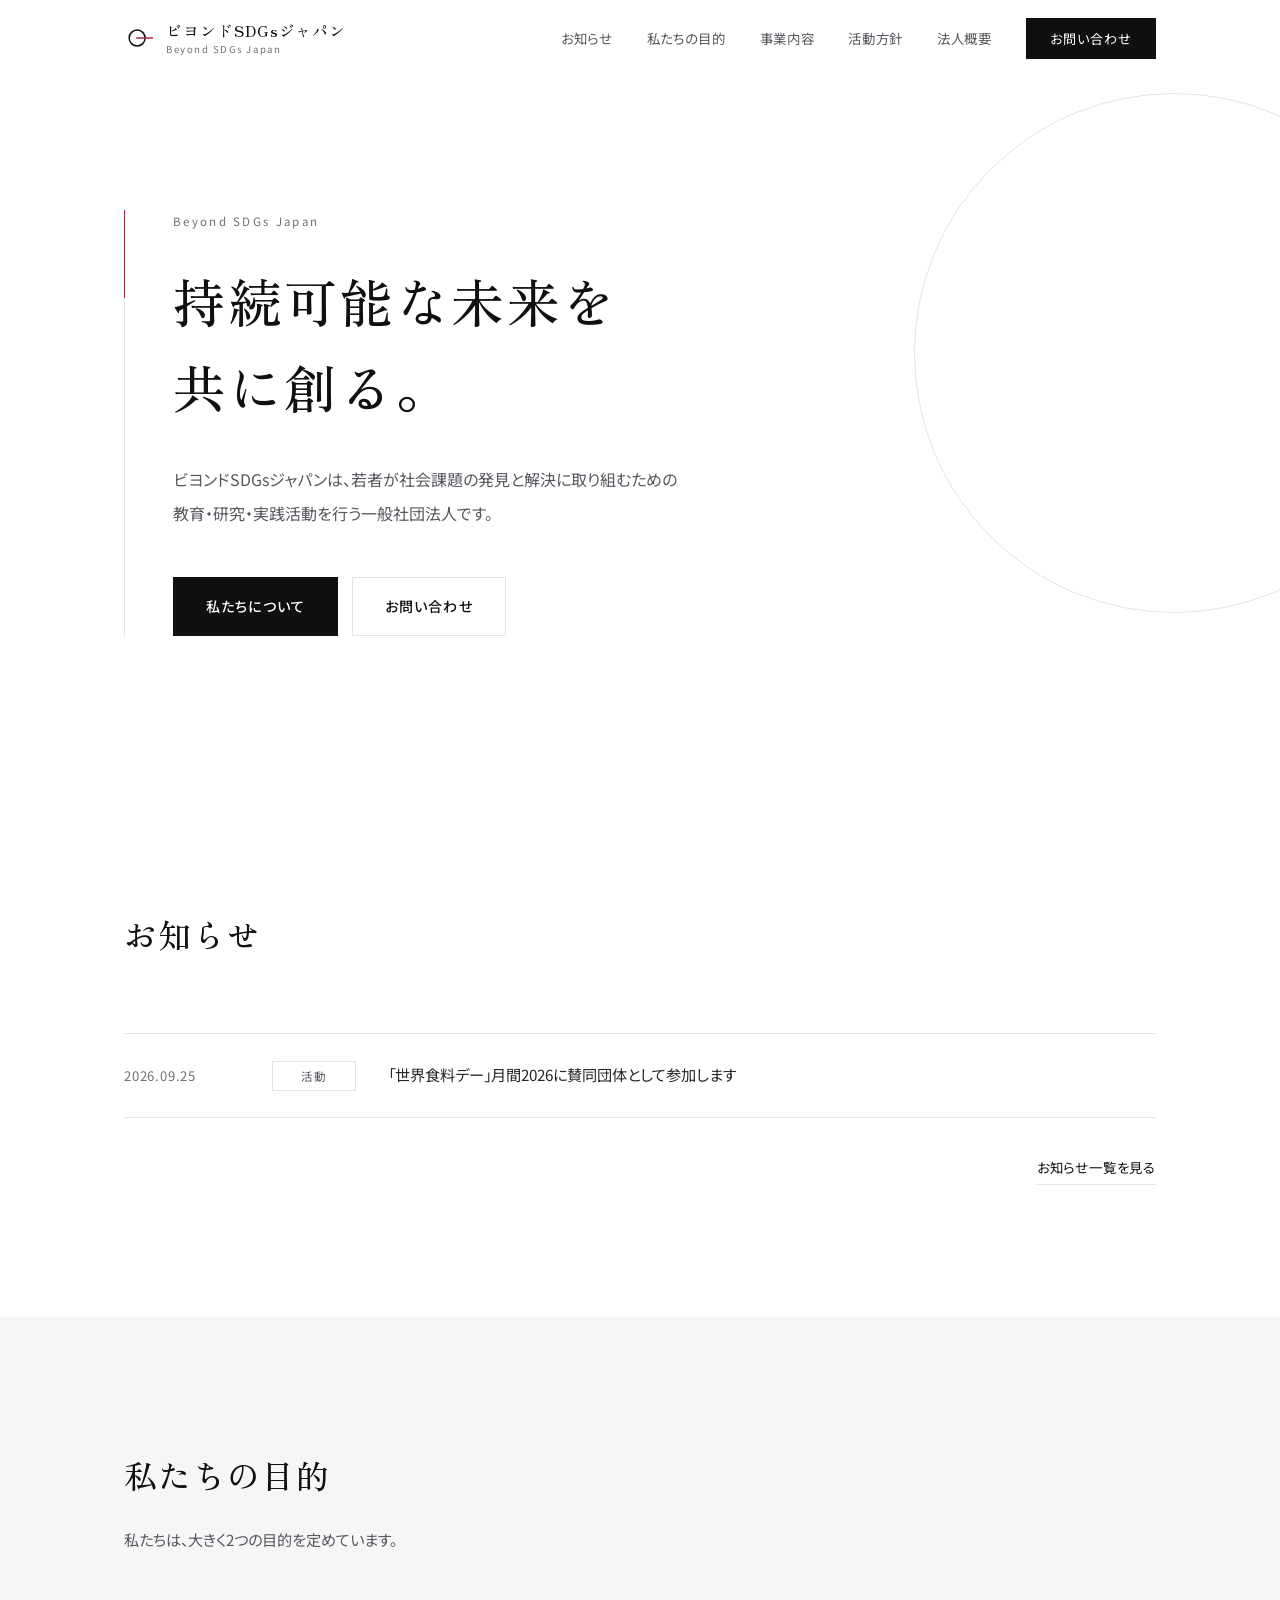
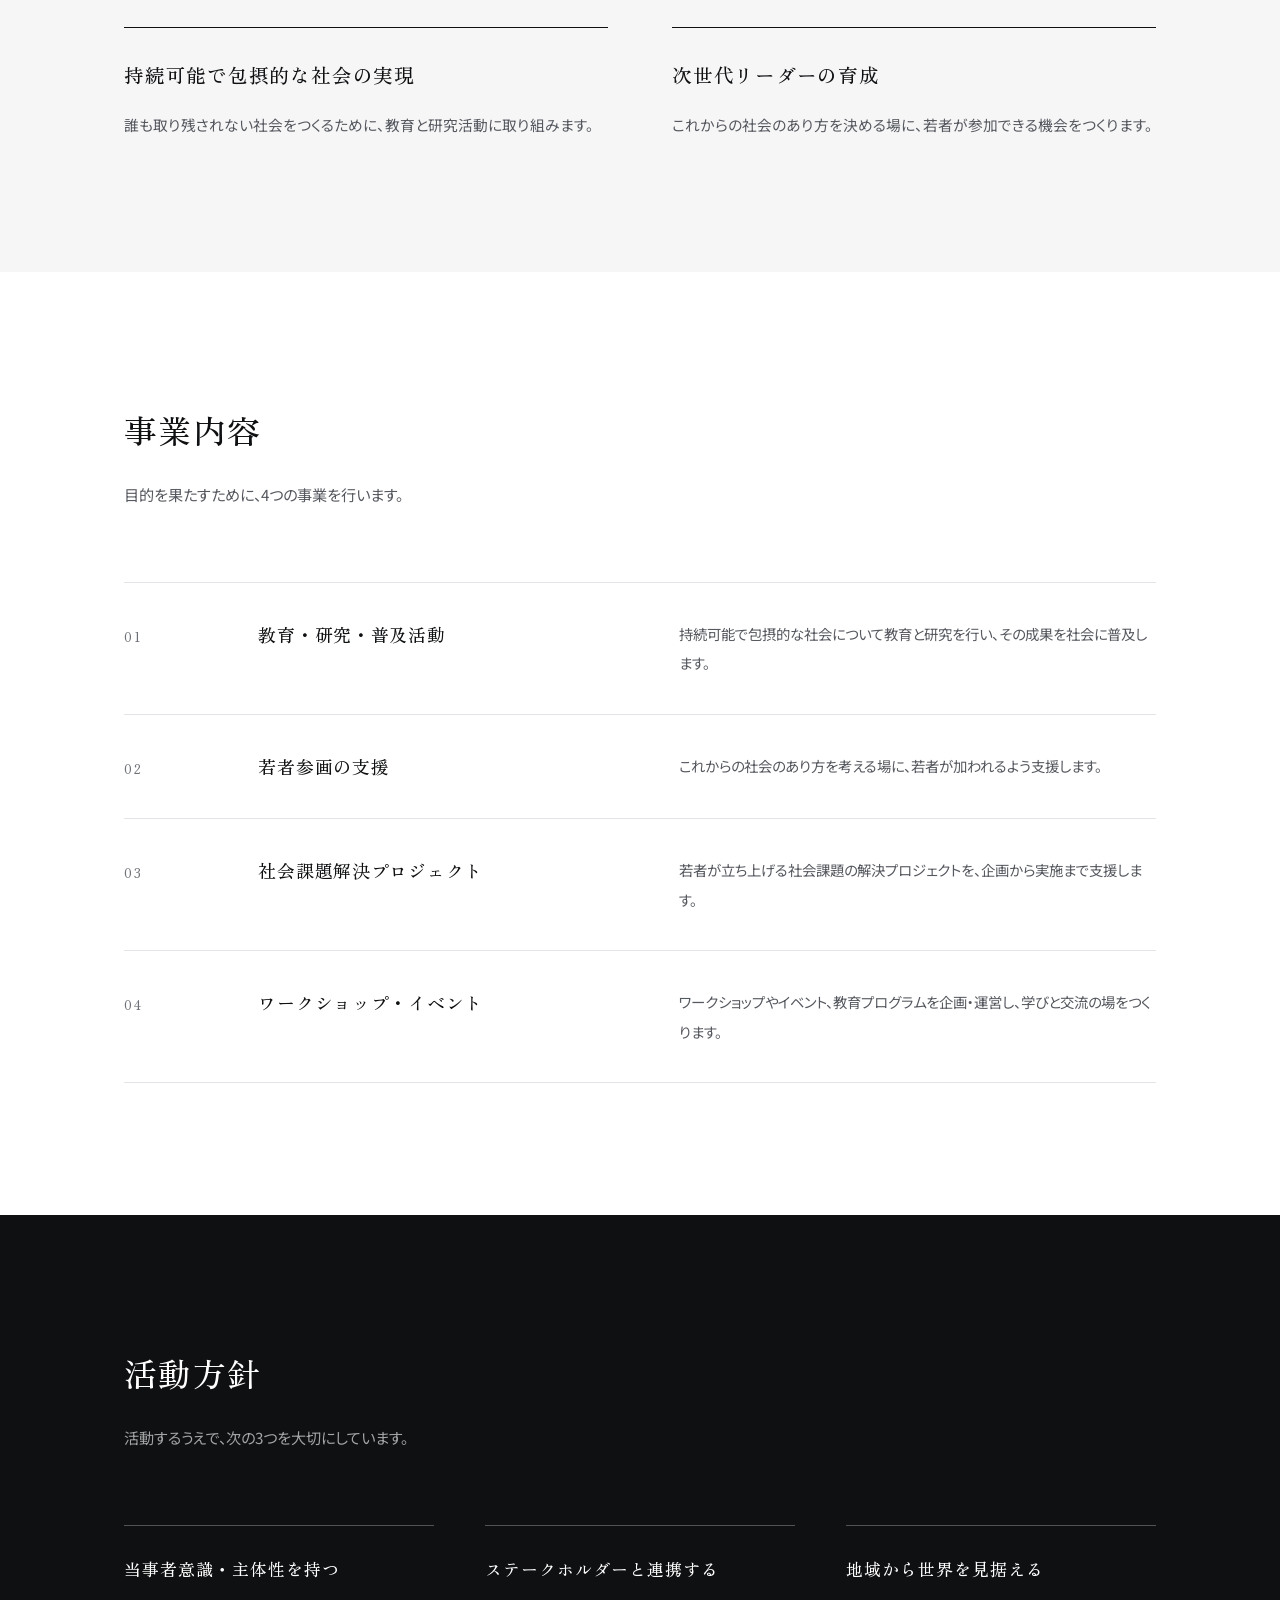
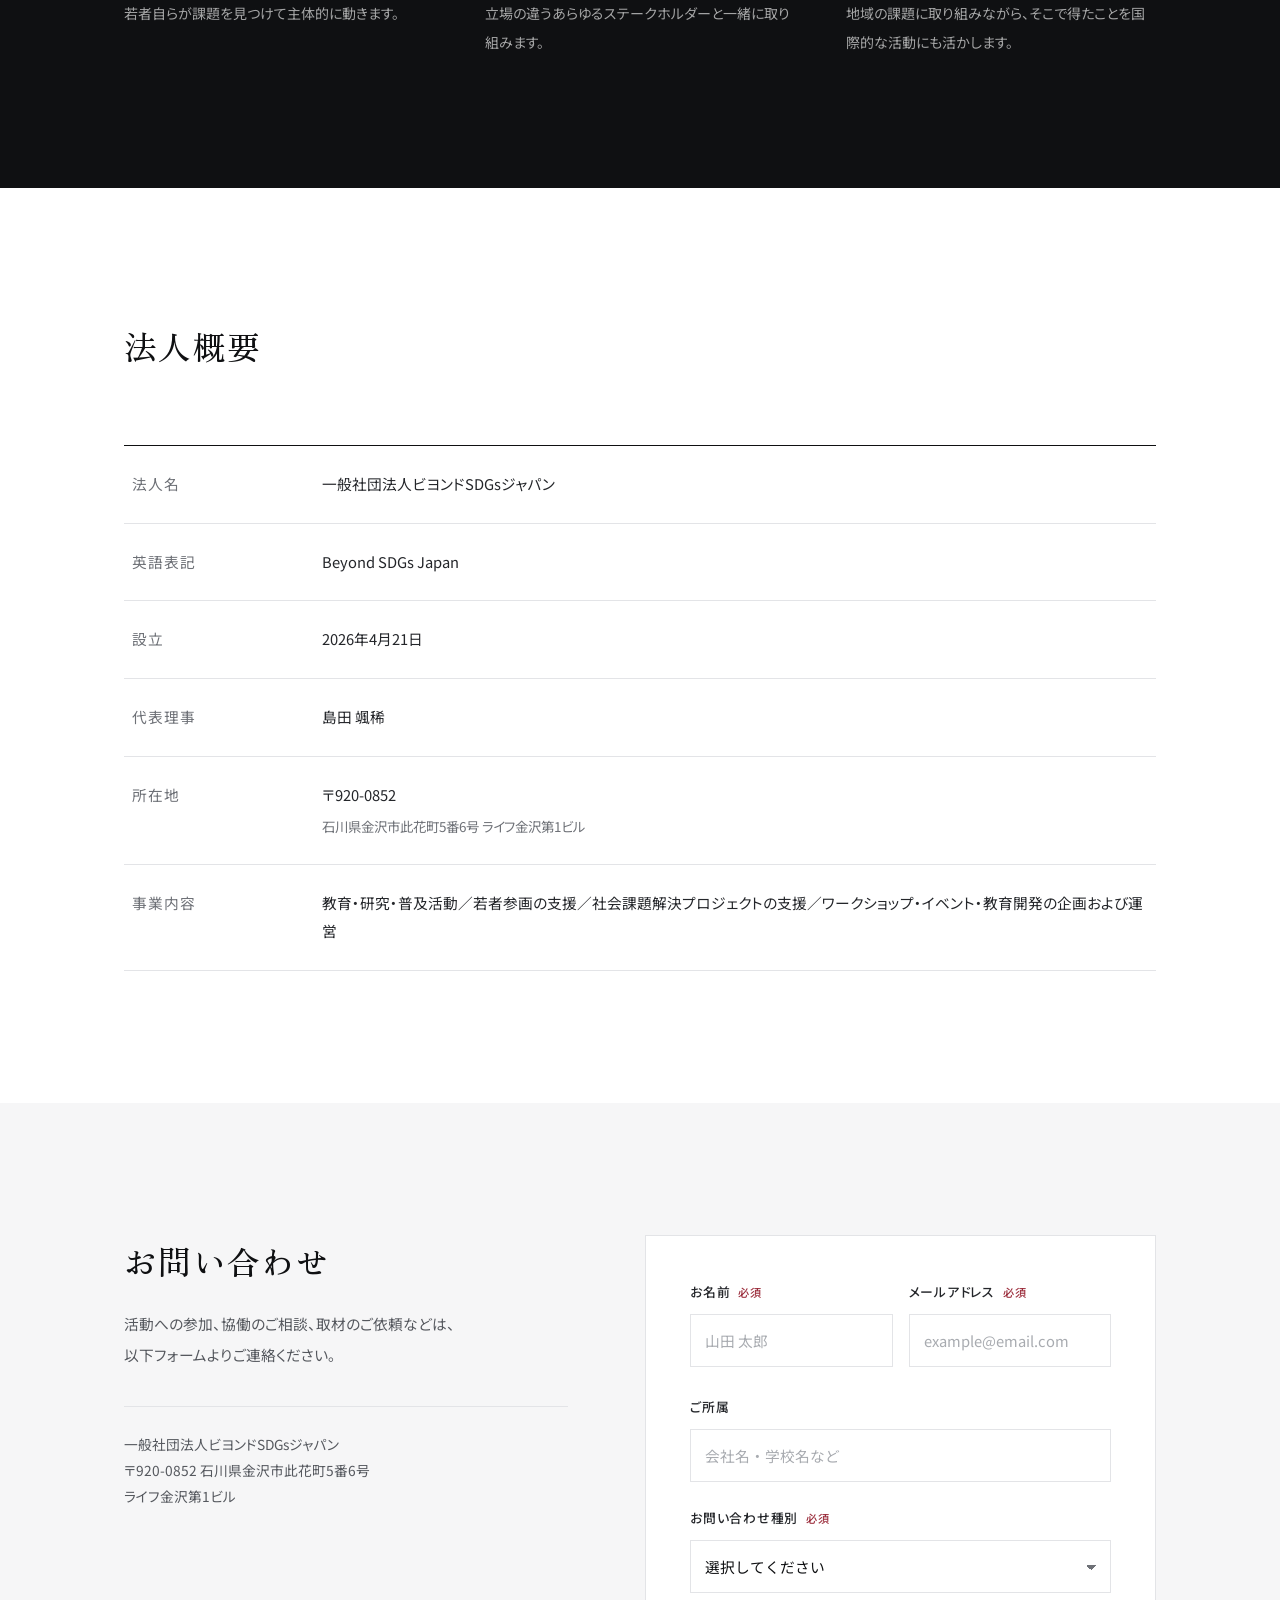
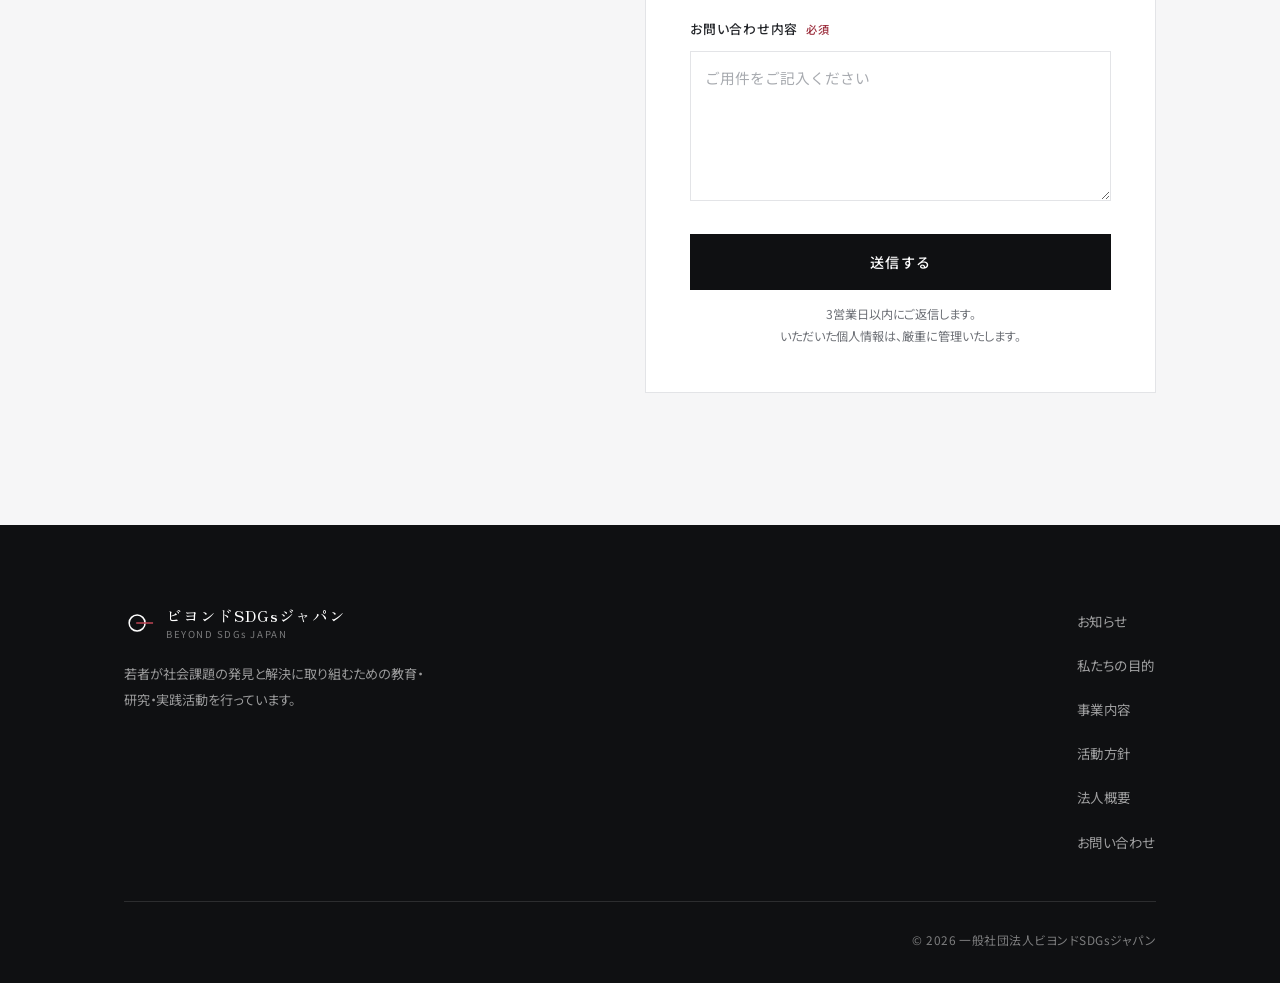
<file: index.html>
<!DOCTYPE html>
<html lang="ja"><head>
<meta charset="UTF-8">
<meta name="viewport" content="width=device-width, initial-scale=1.0">
<title>一般社団法人ビヨンドSDGsジャパン</title>
<meta name="description" content="一般社団法人ビヨンドSDGsジャパンは、若者が社会課題の発見と解決に取り組むための教育・研究・実践活動を行う団体です。石川県金沢市を拠点に活動しています。">
<meta name="theme-color" content="#0F1012">

<meta property="og:type" content="website">
<meta property="og:site_name" content="一般社団法人ビヨンドSDGsジャパン">
<meta property="og:title" content="一般社団法人ビヨンドSDGsジャパン">
<meta property="og:description" content="若者が社会課題の発見と解決に取り組むための教育・研究・実践活動を行う団体です。">
<meta property="og:locale" content="ja_JP">
<meta name="twitter:card" content="summary_large_image">

<link rel="icon" href="data:image/svg+xml,%3Csvg xmlns='http://www.w3.org/2000/svg' viewBox='0 0 32 32'%3E%3Ccircle cx='14' cy='16' r='8.5' fill='none' stroke='%230F1012' stroke-width='2'/%3E%3Cpath d='M13 16h18' stroke='%239B2C3B' stroke-width='2'/%3E%3C/svg%3E">

<link rel="preconnect" href="https://fonts.googleapis.com">
<link rel="preconnect" href="https://fonts.gstatic.com" crossorigin="">
<link href="https://fonts.googleapis.com/css2?family=Zen+Old+Mincho:wght@400;500;700&amp;family=Noto+Sans+JP:wght@300;400;500;700&amp;display=swap" rel="stylesheet">

<script type="application/ld+json">
{
  "@context": "https://schema.org",
  "@type": "Organization",
  "name": "一般社団法人ビヨンドSDGsジャパン",
  "alternateName": "Beyond SDGs Japan",
  "foundingDate": "2026-04-21",
  "address": {
    "@type": "PostalAddress",
    "addressCountry": "JP",
    "addressRegion": "石川県",
    "addressLocality": "金沢市",
    "streetAddress": "此花町5番6号"
  }
}
</script>

<link rel="stylesheet" href="style.css">
</head>
<body>

<a class="skip" href="#main">本文へスキップ</a>

<!-- ============ header ============ -->
<header id="header">
  <nav class="wrap">
    <a href="#" class="brand" aria-label="一般社団法人ビヨンドSDGsジャパン ホーム">
      <svg viewBox="0 0 32 32" aria-hidden="true">
        <circle cx="14" cy="16" r="8.5" fill="none" stroke="currentColor" stroke-width="1.6"></circle>
        <path d="M13 16h18" stroke="#9B2C3B" stroke-width="1.6"></path>
      </svg>
      <span class="brand-name">
        ビヨンドSDGsジャパン
        <span>Beyond SDGs Japan</span>
      </span>
    </a>

    <ul class="menu" id="menu">
      <li><a href="#news">お知らせ</a></li>
      <li><a href="#mission">私たちの目的</a></li>
      <li><a href="#activities">事業内容</a></li>
      <li><a href="#approach">活動方針</a></li>
      <li><a href="#overview">法人概要</a></li>
      <li><a href="#contact" class="cta">お問い合わせ</a></li>
    </ul>

    <button class="burger" id="burger" aria-label="メニューを開く" aria-expanded="false" aria-controls="menu">
      <span></span><span></span><span></span>
    </button>
  </nav>
</header>

<main id="main">

<!-- ============ hero ============ -->
<section class="hero" id="top">
  <div class="wrap">
    <div class="hero-inner">
      <div class="hero-rule" aria-hidden="true"></div>
      <div>
        <p class="en-tag reveal">Beyond SDGs Japan</p>
        <h1 class="reveal">持続可能な未来を<br>共に創る。</h1>
        <p class="lede reveal" style="max-width: 518px;">
          ビヨンドSDGsジャパンは、若者が社会課題の発見と解決に取り組むための教育・研究・実践活動を行う一般社団法人です。</p>
        <div class="hero-actions reveal">
          <a href="#mission" class="btn" style="max-width: 176px;">私たちについて</a>
          <a href="#contact" class="btn btn-ghost" style="max-width: 241px;">お問い合わせ</a>
        </div>
      </div>
    </div>
  </div>
</section>

<!-- ============ 期間限定バナー：「世界食料デー」月間2026（2026/10/1-10/31） ============
     2026年11月1日を過ぎると自動で非表示になります。
     手動で消す場合は、この <aside> ブロックごと削除してください。
     画像は images/wfd2026_banner.png に置いてください。 -->
<aside class="promo" id="promoWFD" data-until="2026-11-01">
  <div class="wrap">
    <a class="promo-inner" href="https://www.worldfoodday-japan.net/" target="_blank" rel="noopener">
      <img class="promo-img" src="images/wfd2026_banner.png" width="640" height="233"
           alt="「世界食料デー」月間2026 みんなで食べる幸せを">
      <div class="promo-body">
        <p class="promo-label">2026年10月1日 - 10月31日</p>
        <h2 class="promo-title">「世界食料デー」月間2026に賛同しています</h2>
        <p class="promo-text">10月は、世界の食料問題について考え、行動する1か月です。当法人は賛同団体として参加しています。</p>
        <span class="promo-link">「世界食料デー」月間2026 公式サイト</span>
      </div>
    </a>
  </div>
</aside>

<!-- ============ news ============ -->
<section class="news" id="news">
  <div class="wrap">
    <div class="sec-head">
      <h2>お知らせ</h2>
    </div>

    <div class="news-list" id="newsList">
      <a class="news-item" href="news-2026-09-25-world-food-day.html">
        <time datetime="2026-09-25">2026.09.25</time>
        <span class="news-cat">活動</span>
        <p class="news-title">「世界食料デー」月間2026に賛同団体として参加します</p>
      </a>
    </div>

    <div class="news-more"><a href="news.html">お知らせ一覧を見る</a></div>
  </div>
</section>

<!-- ============ mission ============ -->
<section class="mission" id="mission">
  <div class="wrap">
    <div class="sec-head">
      <h2>私たちの目的</h2>
      <p class="lead">私たちは、大きく2つの目的を定めています。
      </p>
    </div>

    <div class="mission-grid">
      <div class="mission-item">
        <h3>持続可能で包摂的な社会の実現</h3>
        <p>誰も取り残されない社会をつくるために、教育と研究活動に取り組みます。</p>
      </div>
      <div class="mission-item">
        <h3>次世代リーダーの育成</h3>
        <p>これからの社会のあり方を決める場に、若者が参加できる機会をつくります。</p>
      </div>
    </div>
  </div>
</section>

<!-- ============ activities ============ -->
<section class="activities" id="activities">
  <div class="wrap">
    <div class="sec-head">
      <h2>事業内容</h2>
      <p class="lead">目的を果たすために、4つの事業を行います。</p>
    </div>

    <div class="act-list">
      <div class="act-row">
        <div class="act-num">01</div>
        <h3>教育・研究・普及活動</h3>
        <p>持続可能で包摂的な社会について教育と研究を行い、その成果を社会に普及します。</p>
      </div>
      <div class="act-row">
        <div class="act-num">02</div>
        <h3>若者参画の支援</h3>
        <p>これからの社会のあり方を考える場に、若者が加われるよう支援します。</p>
      </div>
      <div class="act-row">
        <div class="act-num">03</div>
        <h3>社会課題解決プロジェクト</h3>
        <p>若者が立ち上げる社会課題の解決プロジェクトを、企画から実施まで支援します。</p>
      </div>
      <div class="act-row">
        <div class="act-num">04</div>
        <h3>ワークショップ・イベント</h3>
        <p>ワークショップやイベント、教育プログラムを企画・運営し、学びと交流の場をつくります。</p>
      </div>
    </div>
  </div>
</section>

<!-- ============ approach ============ -->
<section class="approach" id="approach">
  <div class="wrap">
    <div class="sec-head">
      <h2>活動方針</h2>
      <p class="lead">活動するうえで、次の3つを大切にしています。</p>
    </div>

    <div class="approach-grid">
      <div class="approach-item">
        <h3>当事者意識・主体性を持つ</h3>
        <p>若者自らが課題を見つけて主体的に動きます。</p>
      </div>
      <div class="approach-item">
        <h3>ステークホルダーと連携する</h3>
        <p>立場の違うあらゆるステークホルダーと一緒に取り組みます。</p>
      </div>
      <div class="approach-item">
        <h3>地域から世界を見据える</h3>
        <p>地域の課題に取り組みながら、そこで得たことを国際的な活動にも活かします。</p>
      </div>
    </div>
  </div>
</section>

<!-- ============ overview ============ -->
<section class="overview" id="overview">
  <div class="wrap">
    <div class="sec-head">
      <h2>法人概要</h2>
    </div>

    <table class="ov-table">
      <tbody>
        <tr>
          <th scope="row">法人名</th>
          <td>一般社団法人ビヨンドSDGsジャパン</td>
        </tr>
        <tr>
          <th scope="row">英語表記</th>
          <td>Beyond SDGs Japan</td>
        </tr>
        <tr>
          <th scope="row">設立</th>
          <td>2026年4月21日</td>
        </tr>
        <tr>
          <th scope="row">代表理事</th>
          <td>島田 颯稀</td>
        </tr>
        
        <tr>
          <th scope="row">所在地</th>
          <td>〒920-0852<span class="sub">石川県金沢市此花町5番6号 ライフ金沢第1ビル</span></td>
        </tr>
        <tr>
          <th scope="row">事業内容</th>
          <td>教育・研究・普及活動／若者参画の支援／社会課題解決プロジェクトの支援／ワークショップ・イベント・教育開発の企画および運営</td>
        </tr>
      </tbody>
    </table>
  </div>
</section>

<!-- ============ contact ============ -->
<section class="contact" id="contact">
  <div class="wrap">
    <div class="contact-grid">
      <div class="contact-aside">
        <h2>お問い合わせ</h2>
        <p style="max-width: 565px;">
          活動への参加、協働のご相談、取材のご依頼などは、<br>
          以下フォームよりご連絡ください。
        </p>
        <div class="addr">
          一般社団法人ビヨンドSDGsジャパン<br>
          〒920-0852 石川県金沢市此花町5番6号<br>
          ライフ金沢第1ビル
        </div>
      </div>

      <!-- ▼ 送信先。Formspreeで発行された自分のURLに差し替えてください ▼ -->
      <form id="contactForm" action="https://formspree.io/f/mnjwyllq" method="POST" autocomplete="off">
        <div class="field-row">
          <div class="field">
            <label for="f-name">お名前<span class="req">必須</span></label>
            <input id="f-name" type="text" name="name" autocomplete="new-contact-name" placeholder="山田 太郎" required="">
          </div>
          <div class="field">
            <label for="f-email">メールアドレス<span class="req">必須</span></label>
            <input id="f-email" type="email" name="email" autocomplete="new-contact-email" placeholder="example@email.com" required="">
          </div>
        </div>

        <div class="field">
          <label for="f-org">ご所属</label>
          <input id="f-org" type="text" name="organization" autocomplete="new-contact-organization" placeholder="会社名・学校名など">
        </div>

        <div class="field">
          <label for="f-type">お問い合わせ種別<span class="req">必須</span></label>
          <select id="f-type" name="type" autocomplete="off" required="">
            <option value="" disabled="" selected="">選択してください</option>
            <option value="participation">活動への参加について</option>
            <option value="collaboration">協働・パートナーシップのご相談</option>
            <option value="media">取材・メディア関連</option>
            <option value="other">その他</option>
          </select>
        </div>

        <div class="field">
          <label for="f-message">お問い合わせ内容<span class="req">必須</span></label>
          <textarea id="f-message" name="message" autocomplete="off" placeholder="ご用件をご記入ください" required=""></textarea>
        </div>

        <!-- 送信メールの件名。好きな文言に変えられます -->
        <input type="hidden" name="_subject" value="【サイト】お問い合わせが届きました">
        <!-- 迷惑メール対策。人間には見えない欄で、埋まっていたら送信を止めます -->
        <div class="hp" aria-hidden="true"><label>この欄は入力しないでください<input type="text" name="_gotcha" tabindex="-1" autocomplete="off"></label></div>

        <button type="submit" class="btn btn-send">送信する</button>
        <p class="form-status" id="formStatus" role="status" aria-live="polite" hidden></p>
        <p class="form-note">3営業日以内にご返信します。<br>いただいた個人情報は、厳重に管理いたします。</p>
      </form>
    </div>
  </div>
</section>

</main>

<!-- ============ footer ============ -->
<footer>
  <div class="wrap">
    <div class="foot-top">
      <div class="foot-brand">
        <a href="#top" class="brand">
          <svg viewBox="0 0 32 32" aria-hidden="true">
            <circle cx="14" cy="16" r="8.5" fill="none" stroke="currentColor" stroke-width="1.6"></circle>
            <path d="M13 16h18" stroke="#BE4453" stroke-width="1.6"></path>
          </svg>
          <span class="brand-name">
            ビヨンドSDGsジャパン
            <span>BEYOND SDGs JAPAN</span>
          </span>
        </a>
        <p style="max-width: 311px;">若者が社会課題の発見と解決に取り組むための教育・研究・実践活動を行っています。</p>
      </div>

      <nav class="foot-nav" aria-label="フッターナビゲーション">
        <ul>
          <li><a href="#news">お知らせ</a></li>
          <li><a href="#mission">私たちの目的</a></li>
          <li><a href="#activities">事業内容</a></li>
          <li><a href="#approach">活動方針</a></li>
          <li><a href="#overview">法人概要</a></li>
          <li><a href="#contact">お問い合わせ</a></li>
        </ul>
      </nav>
    </div>

    <div class="foot-bottom">
      <span><br></span>
      <span>© 2026 一般社団法人ビヨンドSDGsジャパン</span>
    </div>
  </div>
</footer>

<script src="script.js"></script>

</body>
</html>
</file>
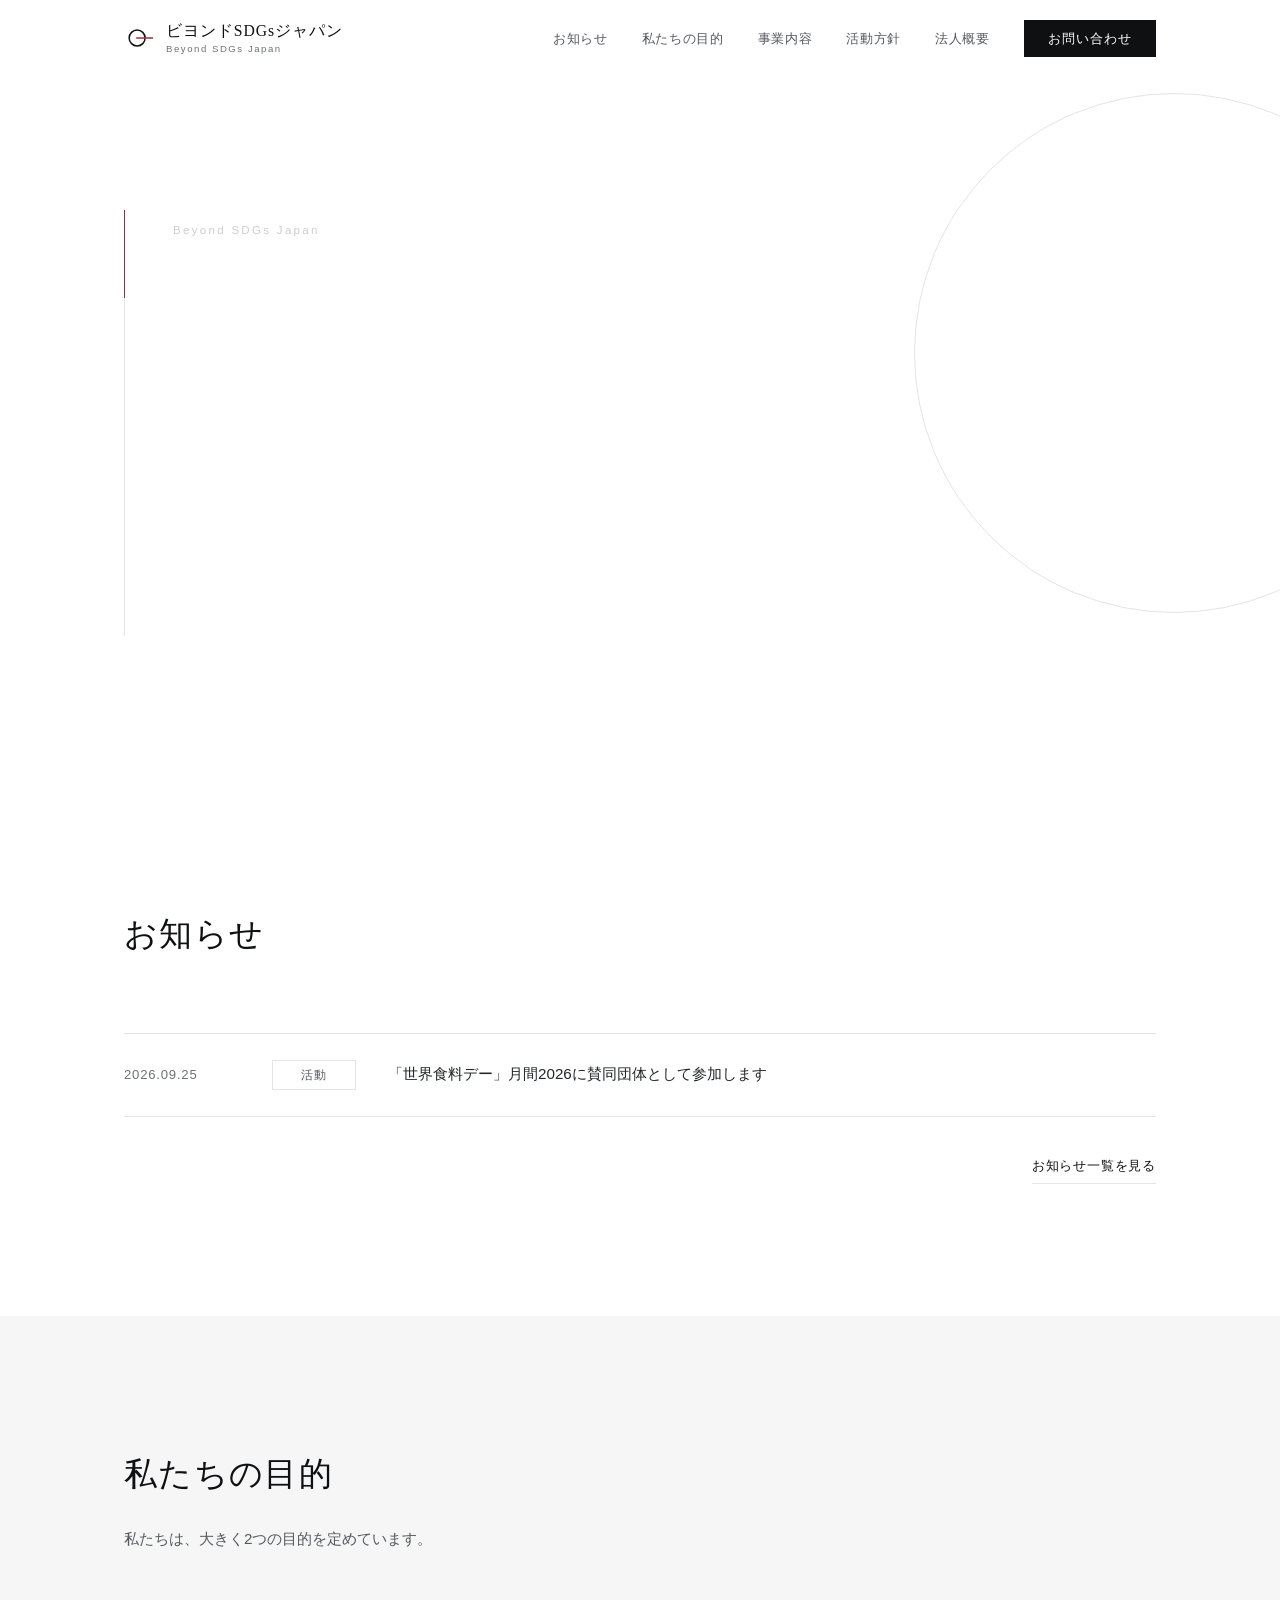
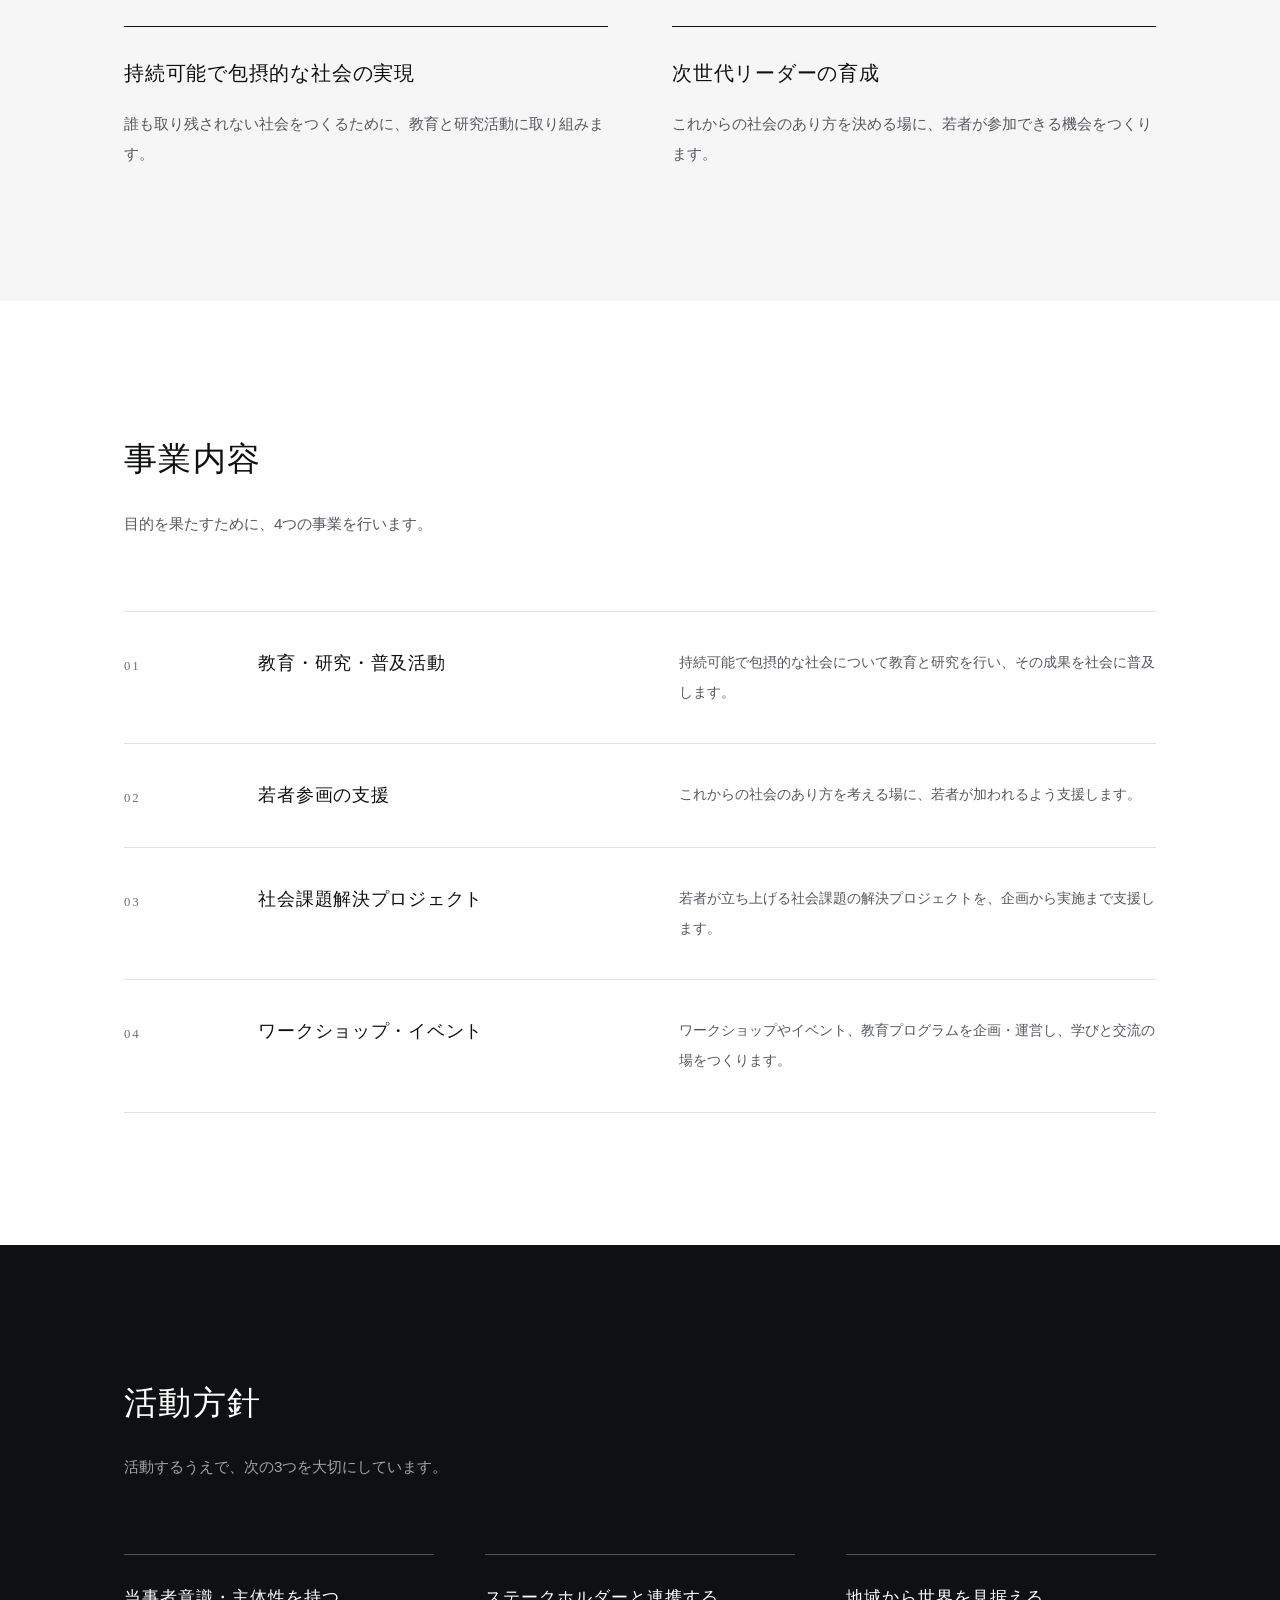
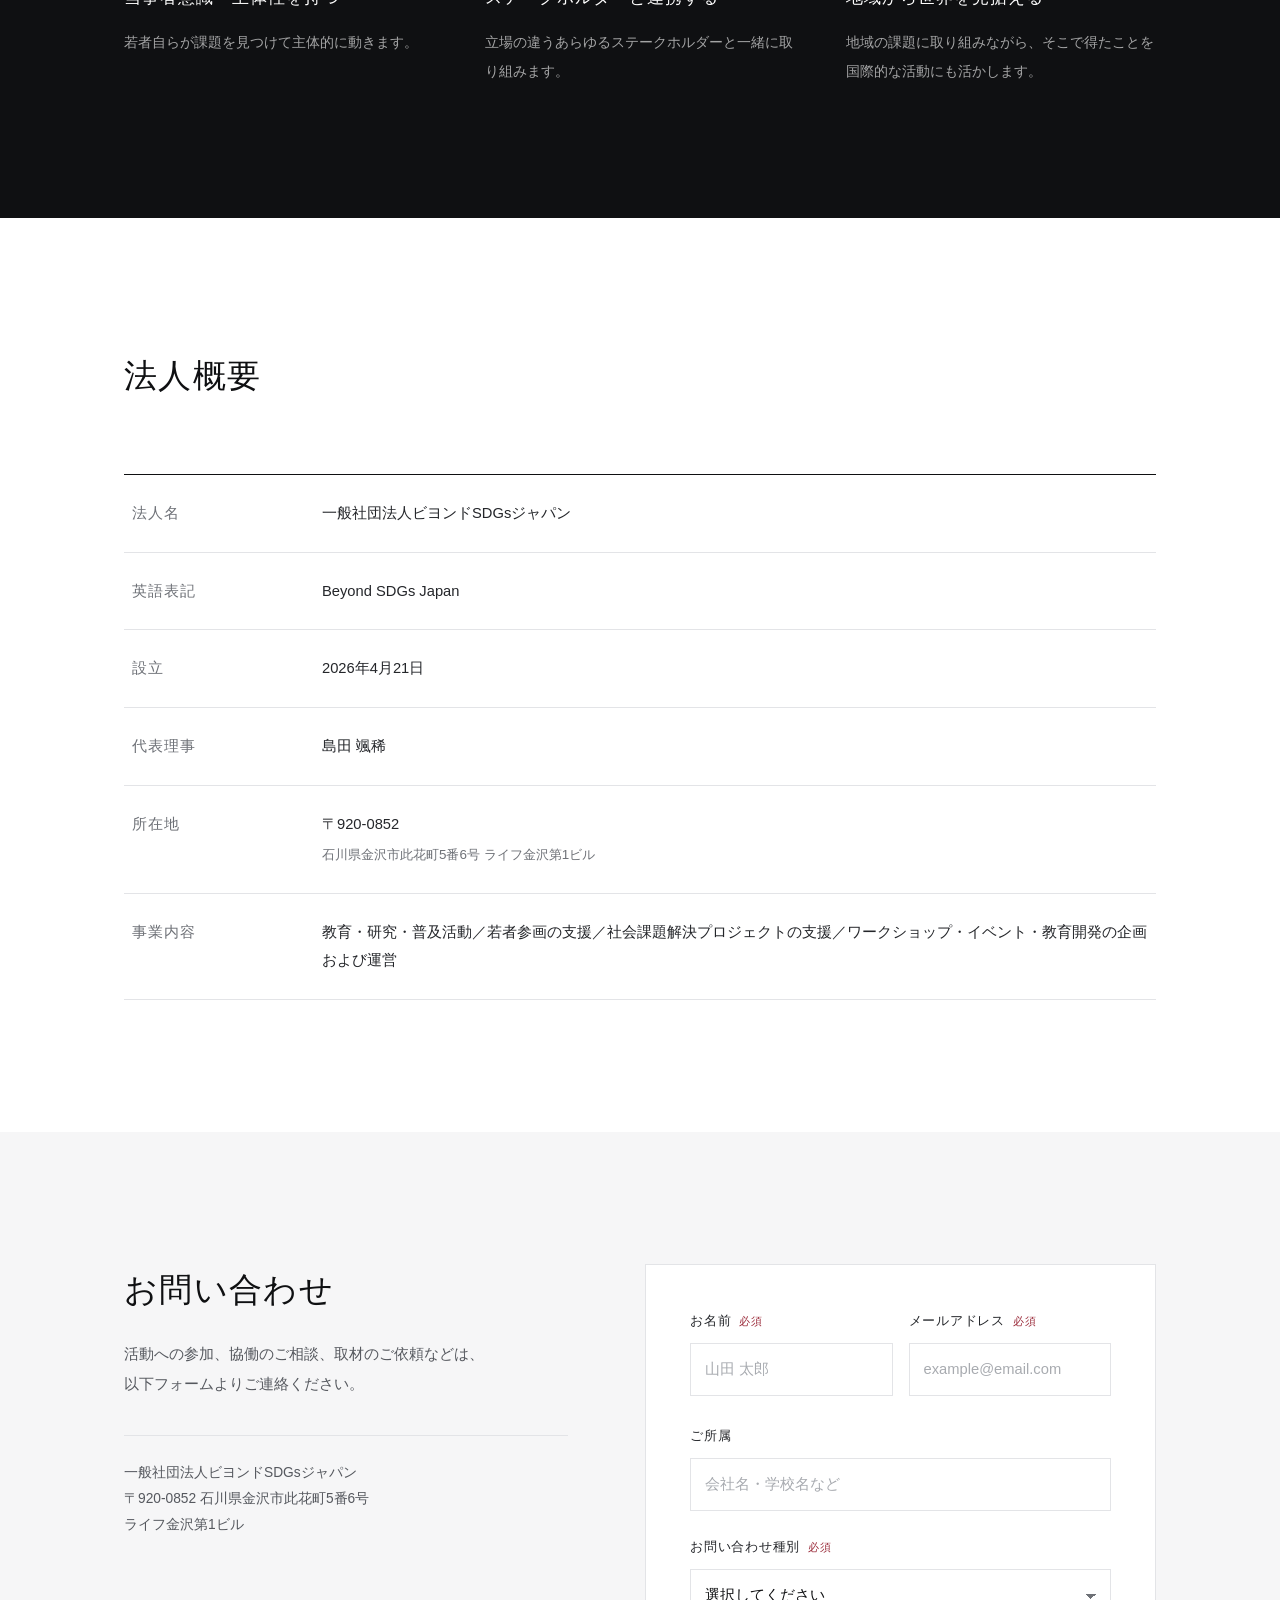
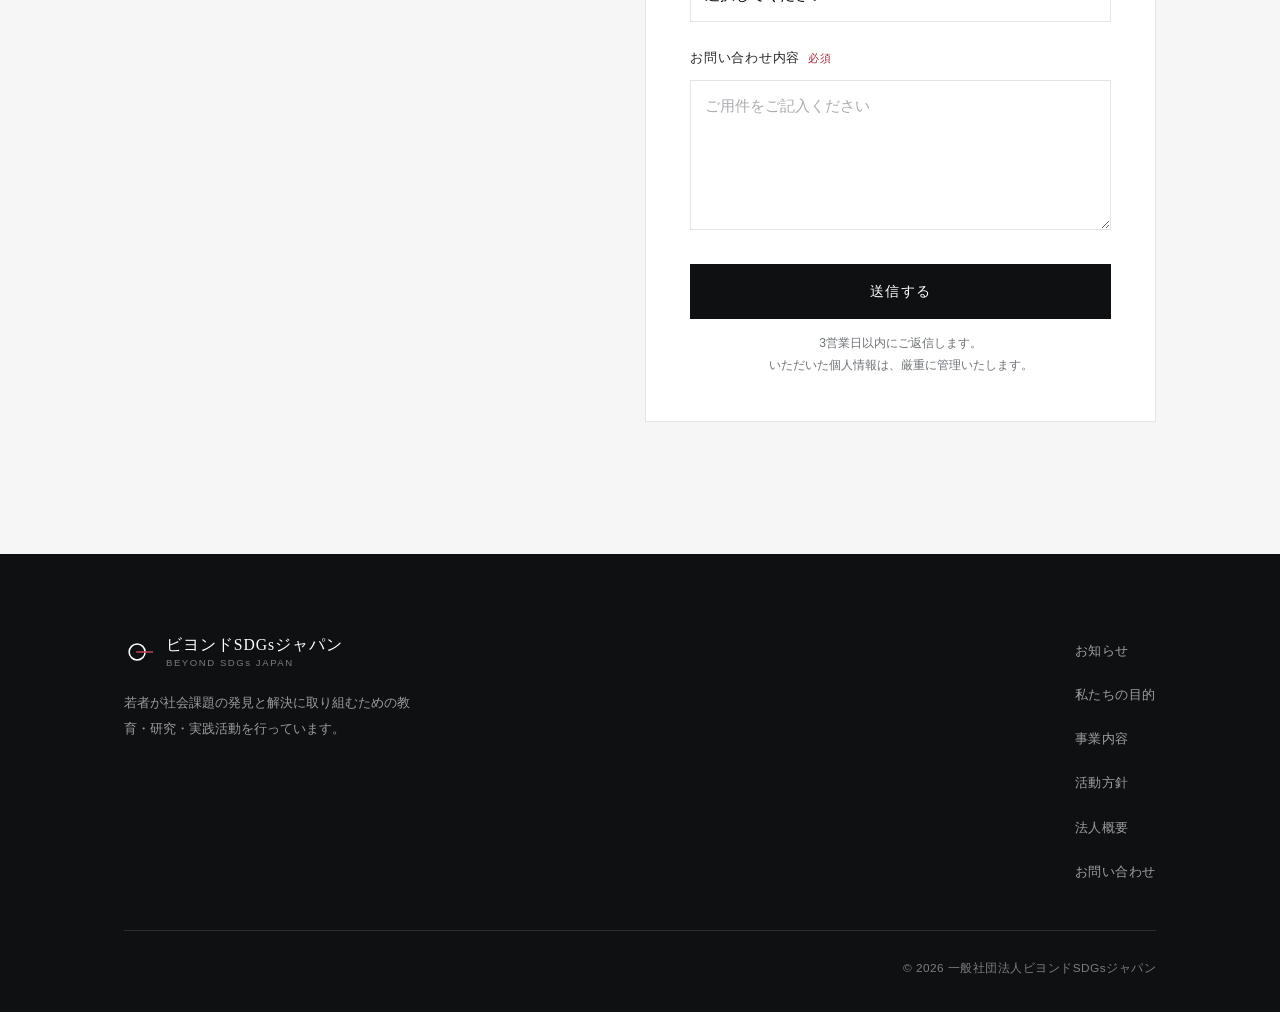
<file: github.io/index.html>
<!DOCTYPE html>
<html lang="ja">
<head>
<meta charset="UTF-8">
<title>移転しました</title>
<link rel="canonical" href="https://beyondsdgs.github.io/">
<meta http-equiv="refresh" content="0; url=https://beyondsdgs.github.io/">
</head>
<body>
<p>このページは <a href="https://beyondsdgs.github.io/">https://beyondsdgs.github.io/</a> に移転しました。</p>
</body>
</html>
</file>
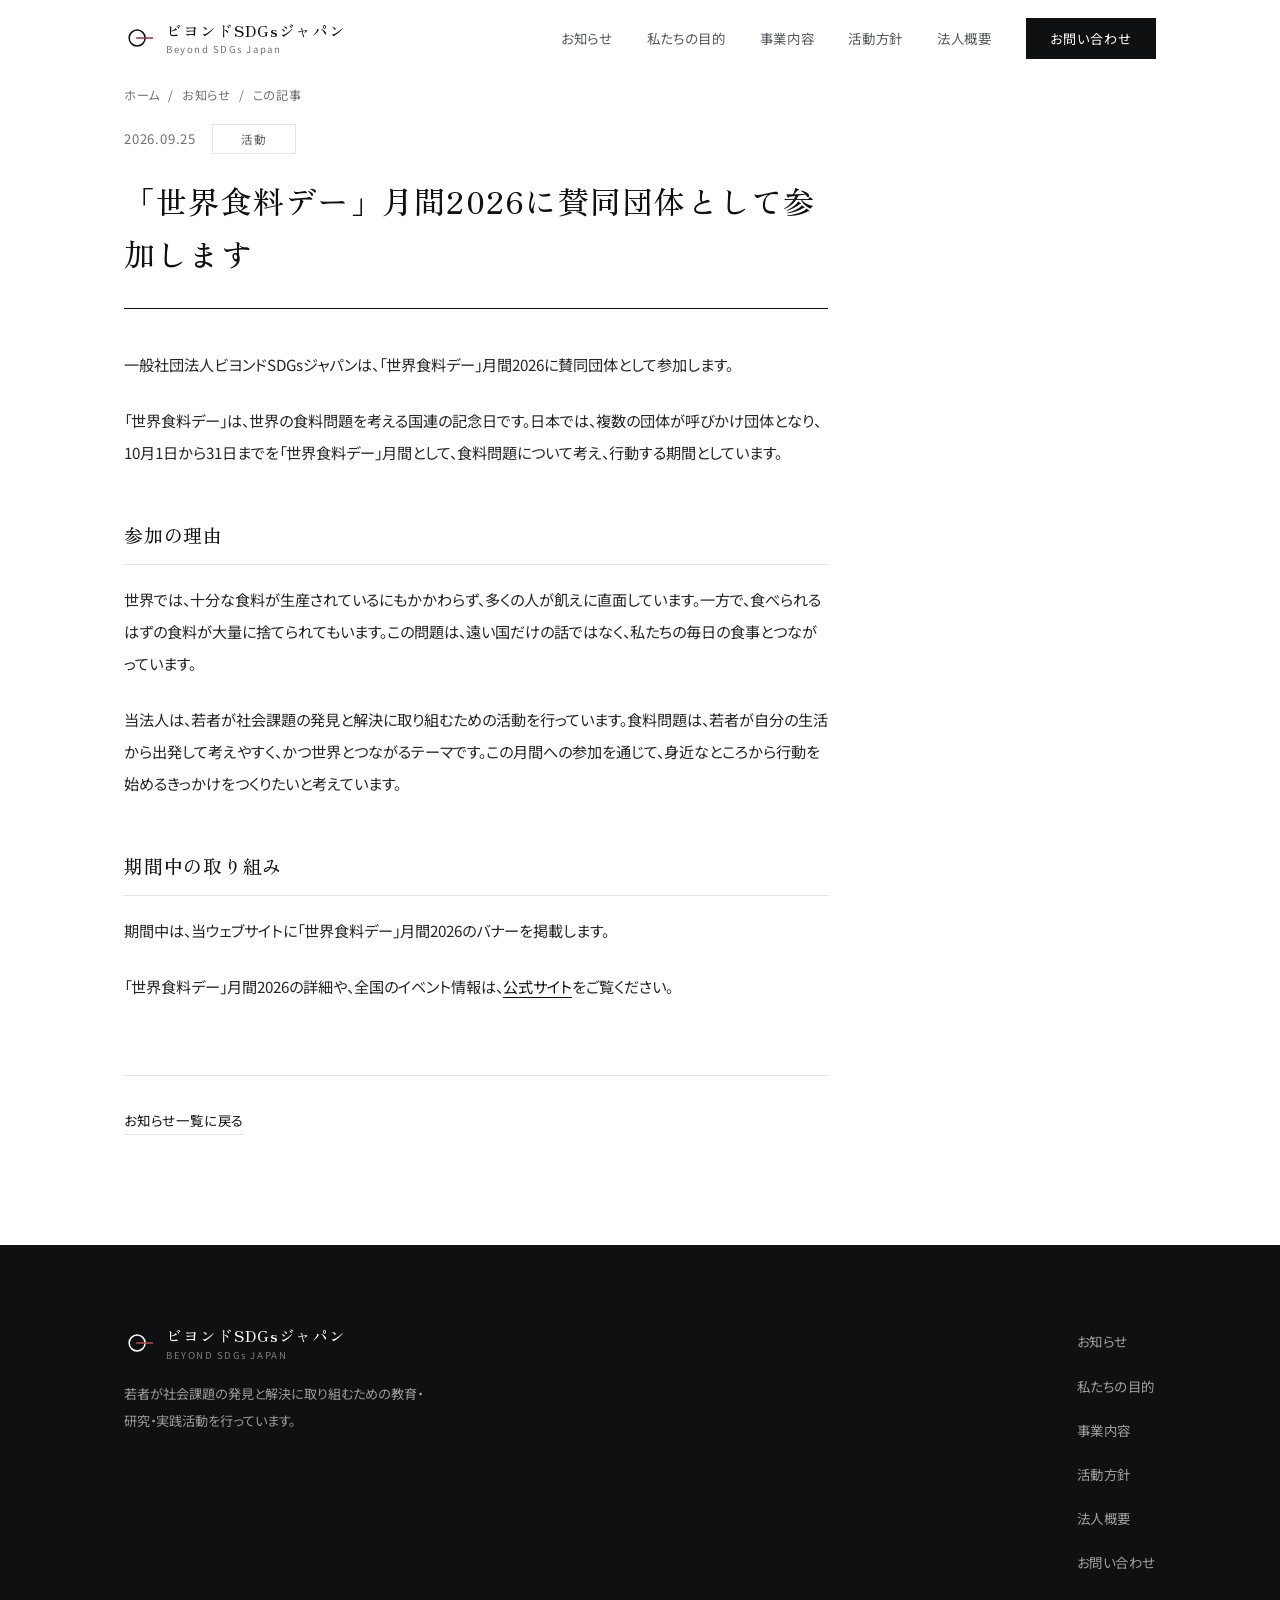
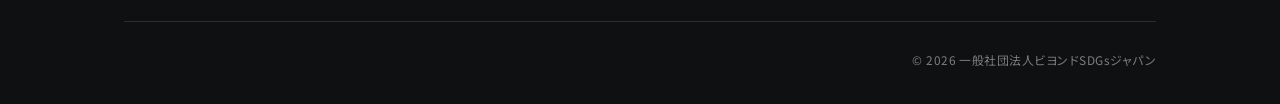
<file: news-2026-09-25-world-food-day.html>
<!DOCTYPE html>
<html lang="ja">
<head>
<meta charset="UTF-8">
<meta name="viewport" content="width=device-width, initial-scale=1.0">
<title>「世界食料デー」月間2026に賛同団体として参加します｜一般社団法人ビヨンドSDGsジャパン</title>
<meta name="description" content="一般社団法人ビヨンドSDGsジャパンは、「世界食料デー」月間2026に賛同団体として参加します。">
<meta name="theme-color" content="#0F1012">

<meta property="og:type" content="article">
<meta property="og:site_name" content="一般社団法人ビヨンドSDGsジャパン">
<meta property="og:title" content="「世界食料デー」月間2026に賛同団体として参加します｜一般社団法人ビヨンドSDGsジャパン">
<meta property="og:description" content="一般社団法人ビヨンドSDGsジャパンは、「世界食料デー」月間2026に賛同団体として参加します。">
<meta property="og:locale" content="ja_JP">
<meta name="twitter:card" content="summary_large_image">

<link rel="icon" href="data:image/svg+xml,%3Csvg xmlns='http://www.w3.org/2000/svg' viewBox='0 0 32 32'%3E%3Ccircle cx='14' cy='16' r='8.5' fill='none' stroke='%230F1012' stroke-width='2'/%3E%3Cpath d='M13 16h18' stroke='%239B2C3B' stroke-width='2'/%3E%3C/svg%3E">

<link rel="preconnect" href="https://fonts.googleapis.com">
<link rel="preconnect" href="https://fonts.gstatic.com" crossorigin>
<link href="https://fonts.googleapis.com/css2?family=Zen+Old+Mincho:wght@400;500;700&family=Noto+Sans+JP:wght@300;400;500;700&display=swap" rel="stylesheet">
<link rel="stylesheet" href="style.css">
</head>
<body>

<a class="skip" href="#main">本文へスキップ</a>

<!-- ============ header ============ -->
<header id="header">
  <nav class="wrap">
    <a href="index.html" class="brand" aria-label="一般社団法人ビヨンドSDGsジャパン ホーム">
      <svg viewBox="0 0 32 32" aria-hidden="true">
        <circle cx="14" cy="16" r="8.5" fill="none" stroke="currentColor" stroke-width="1.6"></circle>
        <path d="M13 16h18" stroke="#9B2C3B" stroke-width="1.6"></path>
      </svg>
      <span class="brand-name">
        ビヨンドSDGsジャパン
        <span>Beyond SDGs Japan</span>
      </span>
    </a>

    <ul class="menu" id="menu">
      <li><a href="index.html#news">お知らせ</a></li>
      <li><a href="index.html#mission">私たちの目的</a></li>
      <li><a href="index.html#activities">事業内容</a></li>
      <li><a href="index.html#approach">活動方針</a></li>
      <li><a href="index.html#overview">法人概要</a></li>
      <li><a href="index.html#contact" class="cta">お問い合わせ</a></li>
    </ul>

    <button class="burger" id="burger" aria-label="メニューを開く" aria-expanded="false" aria-controls="menu">
      <span></span><span></span><span></span>
    </button>
  </nav>
</header>

<main id="main">

<article class="article">
  <div class="wrap">
    <div class="article-inner">

      <p class="crumbs"><a href="index.html">ホーム</a><span>/</span><a href="news.html">お知らせ</a><span>/</span>この記事</p>

      <div class="article-meta">
        <time datetime="2026-09-25">2026.09.25</time>
        <span class="news-cat">活動</span>
      </div>

      <h1>「世界食料デー」月間2026に賛同団体として参加します</h1>

      <div class="article-body">
        <p>一般社団法人ビヨンドSDGsジャパンは、「世界食料デー」月間2026に賛同団体として参加します。</p>

        <p>「世界食料デー」は、世界の食料問題を考える国連の記念日です。日本では、複数の団体が呼びかけ団体となり、10月1日から31日までを「世界食料デー」月間として、食料問題について考え、行動する期間としています。</p>

        <h2>参加の理由</h2>

        <p>世界では、十分な食料が生産されているにもかかわらず、多くの人が飢えに直面しています。一方で、食べられるはずの食料が大量に捨てられてもいます。この問題は、遠い国だけの話ではなく、私たちの毎日の食事とつながっています。</p>

        <p>当法人は、若者が社会課題の発見と解決に取り組むための活動を行っています。食料問題は、若者が自分の生活から出発して考えやすく、かつ世界とつながるテーマです。この月間への参加を通じて、身近なところから行動を始めるきっかけをつくりたいと考えています。</p>

        <h2>期間中の取り組み</h2>

        <p>期間中は、当ウェブサイトに「世界食料デー」月間2026のバナーを掲載します。</p>

        <p>「世界食料デー」月間2026の詳細や、全国のイベント情報は、<a href="https://www.worldfoodday-japan.net/" target="_blank" rel="noopener">公式サイト</a>をご覧ください。</p>
      </div>

      <div class="article-foot">
        <a href="news.html">お知らせ一覧に戻る</a>
      </div>

    </div>
  </div>
</article>

</main>

<!-- ============ footer ============ -->
<footer>
  <div class="wrap">
    <div class="foot-top">
      <div class="foot-brand">
        <a href="index.html" class="brand">
          <svg viewBox="0 0 32 32" aria-hidden="true">
            <circle cx="14" cy="16" r="8.5" fill="none" stroke="currentColor" stroke-width="1.6"></circle>
            <path d="M13 16h18" stroke="#BE4453" stroke-width="1.6"></path>
          </svg>
          <span class="brand-name">
            ビヨンドSDGsジャパン
            <span>BEYOND SDGs JAPAN</span>
          </span>
        </a>
        <p style="max-width: 311px;">若者が社会課題の発見と解決に取り組むための教育・研究・実践活動を行っています。</p>
      </div>

      <nav class="foot-nav" aria-label="フッターナビゲーション">
        <ul>
          <li><a href="index.html#news">お知らせ</a></li>
          <li><a href="index.html#mission">私たちの目的</a></li>
          <li><a href="index.html#activities">事業内容</a></li>
          <li><a href="index.html#approach">活動方針</a></li>
          <li><a href="index.html#overview">法人概要</a></li>
          <li><a href="index.html#contact">お問い合わせ</a></li>
        </ul>
      </nav>
    </div>

    <div class="foot-bottom">
      <span><br></span>
      <span>© 2026 一般社団法人ビヨンドSDGsジャパン</span>
    </div>
  </div>
</footer>

<script src="script.js"></script>

</body>
</html>
</file>
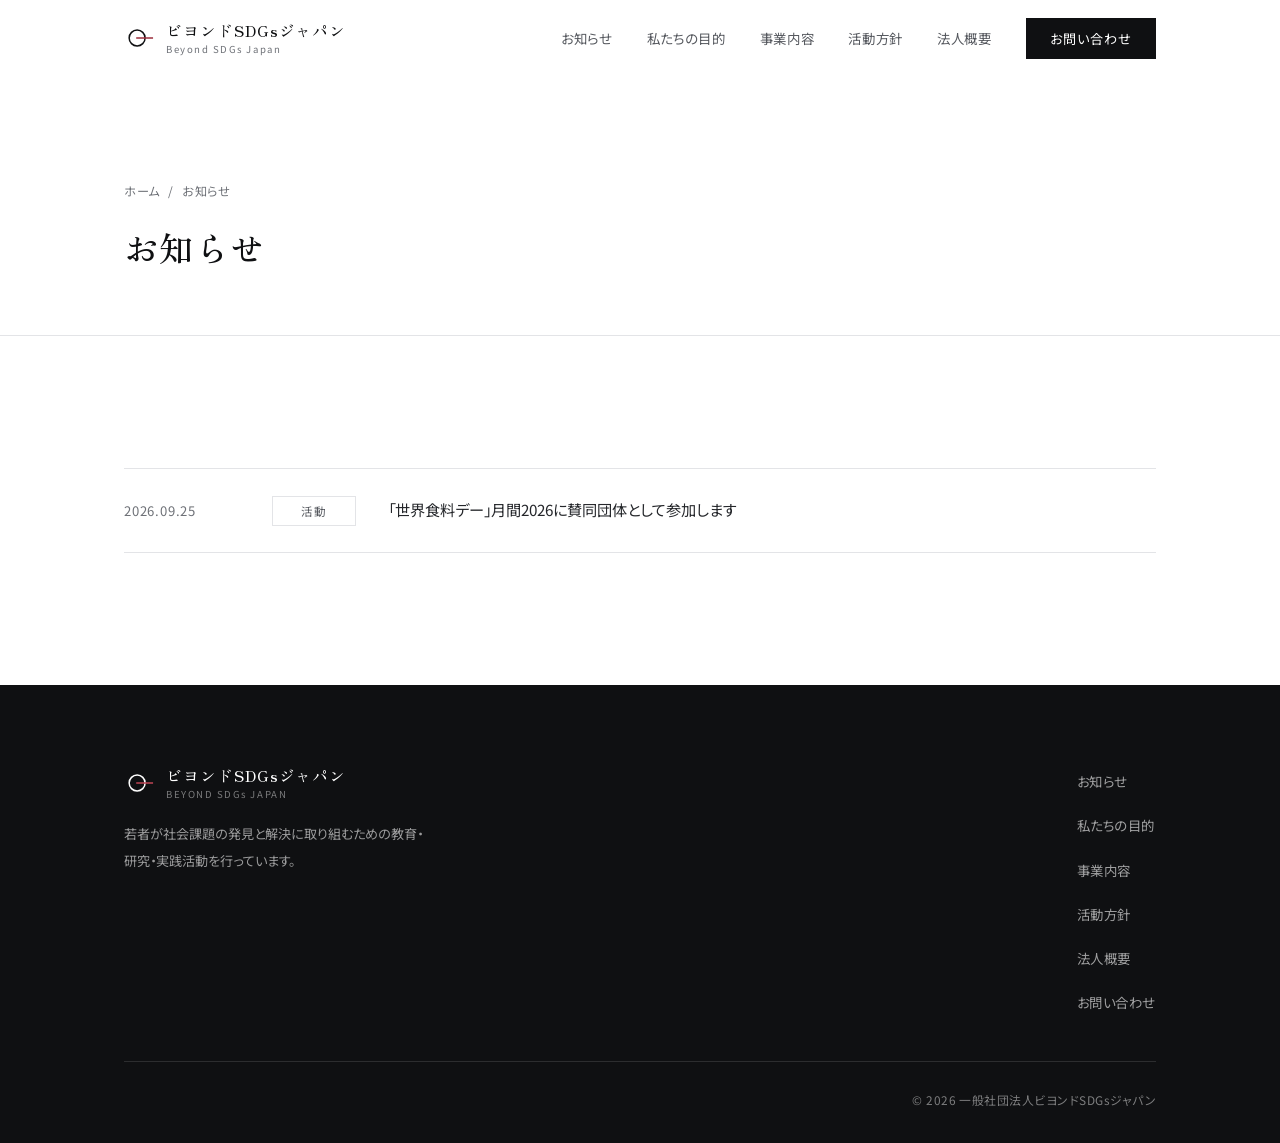
<file: news.html>
<!DOCTYPE html>
<html lang="ja">
<head>
<meta charset="UTF-8">
<meta name="viewport" content="width=device-width, initial-scale=1.0">
<title>お知らせ｜一般社団法人ビヨンドSDGsジャパン</title>
<meta name="description" content="一般社団法人ビヨンドSDGsジャパンからのお知らせをご案内します。">
<meta name="theme-color" content="#0F1012">

<meta property="og:type" content="website">
<meta property="og:site_name" content="一般社団法人ビヨンドSDGsジャパン">
<meta property="og:title" content="お知らせ｜一般社団法人ビヨンドSDGsジャパン">
<meta property="og:description" content="一般社団法人ビヨンドSDGsジャパンからのお知らせをご案内します。">
<meta property="og:locale" content="ja_JP">
<meta name="twitter:card" content="summary_large_image">

<link rel="icon" href="data:image/svg+xml,%3Csvg xmlns='http://www.w3.org/2000/svg' viewBox='0 0 32 32'%3E%3Ccircle cx='14' cy='16' r='8.5' fill='none' stroke='%230F1012' stroke-width='2'/%3E%3Cpath d='M13 16h18' stroke='%239B2C3B' stroke-width='2'/%3E%3C/svg%3E">

<link rel="preconnect" href="https://fonts.googleapis.com">
<link rel="preconnect" href="https://fonts.gstatic.com" crossorigin>
<link href="https://fonts.googleapis.com/css2?family=Zen+Old+Mincho:wght@400;500;700&family=Noto+Sans+JP:wght@300;400;500;700&display=swap" rel="stylesheet">
<link rel="stylesheet" href="style.css">
</head>
<body>

<a class="skip" href="#main">本文へスキップ</a>

<!-- ============ header ============ -->
<header id="header">
  <nav class="wrap">
    <a href="index.html" class="brand" aria-label="一般社団法人ビヨンドSDGsジャパン ホーム">
      <svg viewBox="0 0 32 32" aria-hidden="true">
        <circle cx="14" cy="16" r="8.5" fill="none" stroke="currentColor" stroke-width="1.6"></circle>
        <path d="M13 16h18" stroke="#9B2C3B" stroke-width="1.6"></path>
      </svg>
      <span class="brand-name">
        ビヨンドSDGsジャパン
        <span>Beyond SDGs Japan</span>
      </span>
    </a>

    <ul class="menu" id="menu">
      <li><a href="index.html#news">お知らせ</a></li>
      <li><a href="index.html#mission">私たちの目的</a></li>
      <li><a href="index.html#activities">事業内容</a></li>
      <li><a href="index.html#approach">活動方針</a></li>
      <li><a href="index.html#overview">法人概要</a></li>
      <li><a href="index.html#contact" class="cta">お問い合わせ</a></li>
    </ul>

    <button class="burger" id="burger" aria-label="メニューを開く" aria-expanded="false" aria-controls="menu">
      <span></span><span></span><span></span>
    </button>
  </nav>
</header>

<main id="main">

<div class="page-head">
  <div class="wrap">
    <p class="crumbs"><a href="index.html">ホーム</a><span>/</span>お知らせ</p>
    <h1>お知らせ</h1>
  </div>
</div>

<section>
  <div class="wrap">
    <div class="news-list" id="newsList">
      <a class="news-item" href="news-2026-09-25-world-food-day.html">
        <time datetime="2026-09-25">2026.09.25</time>
        <span class="news-cat">活動</span>
        <p class="news-title">「世界食料デー」月間2026に賛同団体として参加します</p>
      </a>
    </div>
  </div>
</section>

</main>

<!-- ============ footer ============ -->
<footer>
  <div class="wrap">
    <div class="foot-top">
      <div class="foot-brand">
        <a href="index.html" class="brand">
          <svg viewBox="0 0 32 32" aria-hidden="true">
            <circle cx="14" cy="16" r="8.5" fill="none" stroke="currentColor" stroke-width="1.6"></circle>
            <path d="M13 16h18" stroke="#BE4453" stroke-width="1.6"></path>
          </svg>
          <span class="brand-name">
            ビヨンドSDGsジャパン
            <span>BEYOND SDGs JAPAN</span>
          </span>
        </a>
        <p style="max-width: 311px;">若者が社会課題の発見と解決に取り組むための教育・研究・実践活動を行っています。</p>
      </div>

      <nav class="foot-nav" aria-label="フッターナビゲーション">
        <ul>
          <li><a href="index.html#news">お知らせ</a></li>
          <li><a href="index.html#mission">私たちの目的</a></li>
          <li><a href="index.html#activities">事業内容</a></li>
          <li><a href="index.html#approach">活動方針</a></li>
          <li><a href="index.html#overview">法人概要</a></li>
          <li><a href="index.html#contact">お問い合わせ</a></li>
        </ul>
      </nav>
    </div>

    <div class="foot-bottom">
      <span><br></span>
      <span>© 2026 一般社団法人ビヨンドSDGsジャパン</span>
    </div>
  </div>
</footer>

<script src="script.js"></script>

</body>
</html>
</file>
<file: style.css>
/* ============================================================
   Beyond SDGs Japan
   Base: neutral greyscale / Accent: 臙脂 (Kaga enji)
   Display: Zen Old Mincho / Text: Noto Sans JP
   ============================================================ */

*, *::before, *::after { margin: 0; padding: 0; box-sizing: border-box; }

:root {
  /* ---- accent : change this one value to restyle the whole site ---- */
  --accent: #9B2C3B;
  --accent-soft: rgba(155, 44, 59, 0.10);
  --accent-on-dark: #BE4453;

  /* ---- neutral ramp ---- */
  --ink:        #0F1012;
  --ink-strong: #24262A;
  --ink-mid:    #55585E;
  --ink-soft:   #6E7177;
  --line:       #E3E4E7;
  --line-soft:  #EFF0F2;
  --paper:      #FFFFFF;
  --paper-alt:  #F6F6F7;

  --measure: 34em;
  --gutter: 24px;
  --max: 1080px;

  /* ---- typography & rhythm (editable) ---- */
  --font-display: 'Zen Old Mincho', 'Hiragino Mincho ProN', 'Yu Mincho', serif;
  --font-text: 'Noto Sans JP', -apple-system, BlinkMacSystemFont, 'Hiragino Kaku Gothic ProN', sans-serif;
  --base-size: 16px;
  --body-leading: 1.95;
  --sec-pad-min: 80px;
  --sec-pad-max: 132px;
}

html { font-size: var(--base-size); scroll-behavior: smooth; }
@media (prefers-reduced-motion: reduce) {
  html { scroll-behavior: auto; }
  *, *::before, *::after { animation-duration: .001ms !important; transition-duration: .001ms !important; }
}

body {
  font-family: var(--font-text);
  font-weight: 400;
  color: var(--ink-strong);
  background: var(--paper);
  line-height: var(--body-leading);
  font-feature-settings: "palt" 1;
  -webkit-font-smoothing: antialiased;
  text-rendering: optimizeLegibility;
}

::selection { background: var(--accent); color: #fff; }

:focus-visible {
  outline: 2px solid var(--accent);
  outline-offset: 3px;
}

.mincho {
  font-family: var(--font-display);
  font-feature-settings: "palt" 1;
}

.wrap {
  max-width: var(--max);
  margin: 0 auto;
  padding: 0 var(--gutter);
}

.skip {
  position: absolute; left: -9999px; top: 0;
  background: var(--ink); color: #fff; padding: 12px 20px; z-index: 2000;
}
.skip:focus { left: 0; }

/* ---------- section scaffolding ---------- */

section { padding: clamp(var(--sec-pad-min), 11vw, var(--sec-pad-max)) 0; }

.sec-head { margin-bottom: clamp(48px, 6vw, 72px); }

.sec-head h2 {
  font-family: var(--font-display);
  font-size: clamp(1.5rem, 3.4vw, 2.05rem);
  font-weight: 500;
  line-height: 1.6;
  letter-spacing: .04em;
  color: var(--ink);
}

.sec-head .en {
  display: block;
  font-size: .72rem;
  font-weight: 400;
  letter-spacing: .18em;
  color: var(--ink-soft);
  margin-bottom: 14px;
}

.sec-head .lead {
  margin-top: 22px;
  max-width: var(--measure);
  font-size: .95rem;
  color: var(--ink-mid);
  line-height: 2.05;
}

.rule {
  height: 1px;
  background: var(--line);
  border: 0;
}

/* ---------- header ---------- */

header {
  position: fixed; inset: 0 0 auto 0;
  z-index: 1000;
  background: rgba(255,255,255,.86);
  backdrop-filter: blur(14px) saturate(1.4);
  -webkit-backdrop-filter: blur(14px) saturate(1.4);
  border-bottom: 1px solid transparent;
  transition: border-color .35s ease, background .35s ease;
}
header.is-scrolled { border-bottom-color: var(--line); }

header nav {
  display: flex; align-items: center; justify-content: space-between;
  height: 76px;
}

.brand {
  display: flex; align-items: center; gap: 12px;
  text-decoration: none; color: var(--ink);
}
.brand svg { width: 30px; height: 30px; flex-shrink: 0; }
.brand-name {
  font-family: var(--font-display);
  font-size: .98rem;
  font-weight: 500;
  letter-spacing: .06em;
  line-height: 1.35;
}
.brand-name span {
  display: block;
  font-family: var(--font-text);
  font-size: .6rem;
  font-weight: 400;
  letter-spacing: .16em;
  color: var(--ink-soft);
  margin-top: 2px;
}

.menu { display: flex; align-items: center; gap: 34px; list-style: none; }

.menu a {
  position: relative;
  text-decoration: none;
  color: var(--ink-mid);
  font-size: .84rem;
  letter-spacing: .05em;
  padding: 4px 0;
  transition: color .2s;
}
.menu a::after {
  content: '';
  position: absolute; left: 0; right: 0; bottom: -2px;
  height: 1px; background: var(--accent);
  transform: scaleX(0); transform-origin: left;
  transition: transform .3s cubic-bezier(.2,.7,.3,1);
}
.menu a:hover { color: var(--ink); }
.menu a:hover::after { transform: scaleX(1); }

.menu .cta {
  color: var(--paper);
  background: var(--ink);
  padding: 11px 24px;
  font-size: .82rem;
  letter-spacing: .08em;
  transition: background .25s;
}
.menu .cta::after { display: none; }
.menu .cta:hover { background: var(--accent); color: #fff; }

.burger {
  display: none;
  width: 44px; height: 44px;
  background: none; border: 0; cursor: pointer;
  position: relative;
}
.burger span {
  position: absolute; left: 11px;
  width: 22px; height: 1px; background: var(--ink);
  transition: transform .3s, opacity .2s;
}
.burger span:nth-child(1) { top: 17px; }
.burger span:nth-child(2) { top: 22px; }
.burger span:nth-child(3) { top: 27px; }
.burger[aria-expanded="true"] span:nth-child(1) { transform: translateY(5px) rotate(45deg); }
.burger[aria-expanded="true"] span:nth-child(2) { opacity: 0; }
.burger[aria-expanded="true"] span:nth-child(3) { transform: translateY(-5px) rotate(-45deg); }

/* ---------- hero ---------- */

.hero {
  padding: clamp(150px, 20vw, 210px) 0 clamp(90px, 12vw, 140px);
  background: var(--paper);
  position: relative;
  overflow: hidden;
}

.hero::after {
  content: '';
  position: absolute;
  right: -12vw; top: 12%;
  width: min(46vw, 520px); aspect-ratio: 1;
  border: 1px solid var(--line);
  border-radius: 50%;
  pointer-events: none;
}

.hero .wrap { position: relative; z-index: 1; }

.hero-inner {
  display: grid;
  grid-template-columns: 1px 1fr;
  gap: 0 clamp(24px, 4vw, 48px);
  max-width: 800px;
}

.hero-rule {
  background: linear-gradient(to bottom, var(--accent) 0 88px, var(--line) 88px 100%);
}

.hero h1 {
  font-family: var(--font-display);
  font-size: clamp(1.95rem, 5.4vw, 3.3rem);
  font-weight: 500;
  line-height: 1.62;
  letter-spacing: .05em;
  color: var(--ink);
}

.hero .en-tag {
  font-size: .72rem;
  letter-spacing: .2em;
  color: var(--ink-soft);
  margin-bottom: 26px;
}

.hero p.lede {
  margin-top: 34px;
  max-width: var(--measure);
  font-size: 1rem;
  color: var(--ink-mid);
  line-height: 2.1;
}

.hero-actions {
  margin-top: 46px;
  display: flex; flex-wrap: wrap; gap: 14px;
}

/* ---------- buttons ---------- */

.btn {
  display: inline-flex; align-items: center; gap: 12px;
  padding: 15px 32px;
  font-family: inherit;
  font-size: .88rem;
  font-weight: 500;
  letter-spacing: .08em;
  text-decoration: none;
  border: 1px solid var(--ink);
  background: var(--ink);
  color: var(--paper);
  cursor: pointer;
  transition: background .25s, border-color .25s, color .25s;
}
.btn:hover { background: var(--accent); border-color: var(--accent); }

.btn-ghost {
  background: transparent;
  color: var(--ink);
  border-color: var(--line);
}
.btn-ghost:hover {
  background: transparent;
  color: var(--accent);
  border-color: var(--accent);
}

/* ---------- 期間限定バナー ---------- */

.promo {
  border-top: 1px solid var(--ink);
  border-bottom: 1px solid var(--line);
  background: var(--paper);
  padding: clamp(30px, 4vw, 46px) 0;
}

.promo-inner {
  display: grid;
  grid-template-columns: minmax(200px, 300px) 1fr;
  gap: clamp(24px, 4vw, 48px);
  align-items: center;
  text-decoration: none;
  color: inherit;
}

.promo-img {
  width: 100%;
  height: auto;
  display: block;
  border: 1px solid var(--line);
  background: var(--paper);
}

.promo-label {
  font-size: .74rem;
  letter-spacing: .14em;
  color: var(--ink-soft);
  margin-bottom: 10px;
}

.promo-title {
  font-family: var(--font-display);
  font-size: clamp(1.05rem, 2.2vw, 1.3rem);
  font-weight: 500;
  letter-spacing: .04em;
  line-height: 1.75;
  color: var(--ink);
  margin-bottom: 12px;
}

.promo-text {
  font-size: .88rem;
  line-height: 2;
  color: var(--ink-mid);
  max-width: 34em;
}

.promo-link {
  display: inline-block;
  margin-top: 16px;
  font-size: .82rem;
  letter-spacing: .04em;
  color: var(--ink);
  border-bottom: 1px solid var(--line);
  padding-bottom: 3px;
  transition: color .2s, border-color .2s;
}
.promo-inner:hover .promo-link { color: var(--accent); border-color: var(--accent); }

/* ---------- お知らせ ---------- */

.news-list { list-style: none; border-top: 1px solid var(--line); }

.news-item {
  display: grid;
  grid-template-columns: 116px 84px 1fr;
  gap: 0 clamp(16px, 2.5vw, 32px);
  align-items: baseline;
  padding: 26px 0;
  border-bottom: 1px solid var(--line);
}

.news-item time {
  font-size: .82rem;
  letter-spacing: .06em;
  color: var(--ink-soft);
  font-variant-numeric: tabular-nums;
}

.news-cat {
  font-size: .72rem;
  letter-spacing: .1em;
  color: var(--ink-mid);
  border: 1px solid var(--line);
  padding: 3px 0;
  text-align: center;
  justify-self: start;
  width: 84px;
}

.news-title {
  font-size: .95rem;
  line-height: 1.9;
  color: var(--ink-strong);
}

/* ---------- mission ---------- */

.mission { background: var(--paper-alt); }

.mission-grid {
  display: grid;
  grid-template-columns: repeat(2, 1fr);
  gap: clamp(32px, 5vw, 64px);
}

.mission-item {
  border-top: 1px solid var(--ink);
  padding-top: 30px;
}

.mission-item h3 {
  font-family: var(--font-display);
  font-size: 1.22rem;
  font-weight: 500;
  line-height: 1.75;
  letter-spacing: .04em;
  color: var(--ink);
  margin-bottom: 18px;
}

.mission-item p {
  font-size: .92rem;
  color: var(--ink-mid);
  line-height: 2.05;
}

/* ---------- activities ---------- */

.act-list { border-top: 1px solid var(--line); }

.act-row {
  display: grid;
  grid-template-columns: 96px 1fr 1.25fr;
  gap: 0 clamp(20px, 3vw, 40px);
  align-items: start;
  padding: 36px 0;
  border-bottom: 1px solid var(--line);
  transition: background .3s;
}
.act-row:hover { background: var(--paper-alt); }

.act-num {
  font-family: var(--font-display);
  font-size: .8rem;
  letter-spacing: .14em;
  color: var(--ink-soft);
  padding-top: .45em;
}
.act-row:hover .act-num { color: var(--accent); }

.act-row h3 {
  font-family: var(--font-display);
  font-size: 1.12rem;
  font-weight: 500;
  letter-spacing: .04em;
  line-height: 1.75;
  color: var(--ink);
}

.act-row p {
  font-size: .9rem;
  color: var(--ink-mid);
  line-height: 2.05;
}

/* ---------- approach ---------- */

.approach { background: var(--ink); color: rgba(255,255,255,.78); }

.approach .sec-head h2 { color: #fff; }
.approach .sec-head .en { color: rgba(255,255,255,.42); }
.approach .sec-head .lead { color: rgba(255,255,255,.62); }

.approach-grid {
  display: grid;
  grid-template-columns: repeat(3, 1fr);
  gap: clamp(28px, 4vw, 56px);
}

.approach-item {
  border-top: 1px solid rgba(255,255,255,.28);
  padding-top: 26px;
}

.approach-item h3 {
  font-family: var(--font-display);
  font-size: 1.06rem;
  font-weight: 500;
  letter-spacing: .06em;
  color: #fff;
  margin-bottom: 14px;
}

.approach-item p {
  font-size: .875rem;
  line-height: 2.05;
  color: rgba(255,255,255,.62);
}

/* ---------- overview ---------- */

.overview { background: var(--paper); }

.ov-table {
  width: 100%;
  border-collapse: collapse;
  border-top: 1px solid var(--ink);
}

.ov-table th,
.ov-table td {
  text-align: left;
  vertical-align: top;
  padding: 24px 8px;
  border-bottom: 1px solid var(--line);
  font-size: .92rem;
}

.ov-table th {
  width: 190px;
  font-weight: 400;
  letter-spacing: .06em;
  color: var(--ink-soft);
  white-space: nowrap;
}

.ov-table td { color: var(--ink-strong); line-height: 1.95; }
.ov-table td .sub { display: block; color: var(--ink-soft); font-size: .84rem; margin-top: 4px; }

/* ---------- contact ---------- */

.contact { background: var(--paper-alt); }

.contact-grid {
  display: grid;
  grid-template-columns: 1fr 1.15fr;
  gap: clamp(40px, 6vw, 80px);
  align-items: start;
}

.contact-aside h2 {
  font-family: var(--font-display);
  font-size: clamp(1.5rem, 3.4vw, 2.05rem);
  font-weight: 500;
  letter-spacing: .04em;
  line-height: 1.6;
  color: var(--ink);
}
.contact-aside .en {
  display: block;
  font-size: .72rem;
  letter-spacing: .18em;
  color: var(--ink-soft);
  margin-bottom: 14px;
}
.contact-aside p {
  margin-top: 22px;
  font-size: .92rem;
  color: var(--ink-mid);
  line-height: 2.05;
  max-width: 30em;
}
.contact-aside .addr {
  margin-top: 36px;
  padding-top: 24px;
  border-top: 1px solid var(--line);
  font-size: .86rem;
  color: var(--ink-mid);
  line-height: 1.9;
}
.contact-aside .addr strong {
  display: block;
  font-weight: 400;
  font-size: .72rem;
  letter-spacing: .16em;
  color: var(--ink-soft);
  margin-bottom: 8px;
}

form {
  background: var(--paper);
  border: 1px solid var(--line);
  padding: clamp(28px, 4vw, 44px);
}

.field { margin-bottom: 24px; }
.field:last-of-type { margin-bottom: 28px; }

.field label {
  display: block;
  font-size: .8rem;
  font-weight: 500;
  letter-spacing: .06em;
  color: var(--ink-strong);
  margin-bottom: 9px;
}

.field label .req {
  color: var(--accent);
  font-size: .7rem;
  letter-spacing: .1em;
  margin-left: 8px;
}

.field input,
.field select,
.field textarea {
  width: 100%;
  padding: 13px 14px;
  font-family: inherit;
  font-size: .92rem;
  line-height: 1.7;
  color: var(--ink);
  background: var(--paper);
  border: 1px solid var(--line);
  border-radius: 0;
  outline: none;
  transition: border-color .2s, box-shadow .2s;
  -webkit-appearance: none;
  appearance: none;
}

.field select {
  background-image: linear-gradient(45deg, transparent 50%, var(--ink-soft) 50%), linear-gradient(135deg, var(--ink-soft) 50%, transparent 50%);
  background-position: calc(100% - 19px) calc(50% + 1px), calc(100% - 14px) calc(50% + 1px);
  background-size: 5px 5px, 5px 5px;
  background-repeat: no-repeat;
  padding-right: 40px;
}

.field input::placeholder,
.field textarea::placeholder { color: #A8ABB0; }

.field input:focus,
.field select:focus,
.field textarea:focus {
  border-color: var(--accent);
  box-shadow: 0 0 0 3px var(--accent-soft);
}

.field textarea { min-height: 150px; resize: vertical; }

.field-row { display: grid; grid-template-columns: 1fr 1fr; gap: 16px; }

.btn-send { width: 100%; justify-content: center; padding: 17px; }

.hp { position: absolute; left: -9999px; width: 1px; height: 1px; overflow: hidden; }

.form-status {
  margin-top: 16px;
  padding: 14px 16px;
  font-size: .86rem;
  line-height: 1.8;
  border: 1px solid var(--line);
  background: var(--paper-alt);
  color: var(--ink-strong);
}
.form-status.is-ok { border-color: var(--ink); }
.form-status.is-ng { border-color: var(--accent); color: var(--accent); }

.form-note {
  margin-top: 14px;
  font-size: .76rem;
  color: var(--ink-soft);
  text-align: center;
  line-height: 1.8;
}

/* ---------- footer ---------- */

footer {
  background: var(--ink);
  color: rgba(255,255,255,.6);
  padding: clamp(56px, 7vw, 80px) 0 32px;
}

.foot-top {
  display: flex; justify-content: space-between; align-items: flex-start;
  gap: 48px;
  padding-bottom: 44px;
  border-bottom: 1px solid rgba(255,255,255,.12);
}

.foot-brand .brand { color: #fff; }
.foot-brand .brand-name span { color: rgba(255,255,255,.45); }
.foot-brand p {
  margin-top: 20px;
  max-width: 24em;
  font-size: .82rem;
  line-height: 2;
  color: rgba(255,255,255,.58);
}

.foot-nav ul { list-style: none; display: flex; flex-direction: column; gap: 13px; }
.foot-nav a {
  color: rgba(255,255,255,.6);
  text-decoration: none;
  font-size: .84rem;
  letter-spacing: .04em;
  transition: color .2s;
}
.foot-nav a:hover { color: #fff; }

.foot-bottom {
  padding-top: 26px;
  display: flex; justify-content: space-between; gap: 16px; flex-wrap: wrap;
  font-size: .74rem;
  letter-spacing: .04em;
  color: rgba(255,255,255,.46);
}

/* ---------- responsive ---------- */

@media (max-width: 900px) {
  .menu {
    display: none;
    position: absolute; top: 76px; left: 0; right: 0;
    flex-direction: column; align-items: stretch; gap: 0;
    background: var(--paper);
    border-top: 1px solid var(--line);
    border-bottom: 1px solid var(--line);
    padding: 8px 0;
  }
  .menu.is-open { display: flex; }
  .menu li { padding: 0 var(--gutter); }
  .menu a { display: block; padding: 15px 0; font-size: .92rem; }
  .menu a::after { display: none; }
  .menu .cta { text-align: center; margin: 12px 0 8px; }
  .burger { display: block; }

  .hero::after { display: none; }
  .promo-inner { grid-template-columns: 1fr; gap: 22px; }
  .promo-img { max-width: 300px; }
  .news-item { grid-template-columns: 116px 84px; row-gap: 12px; }
  .news-title { grid-column: 1 / -1; }
  .mission-grid { grid-template-columns: 1fr; }
  .act-row { grid-template-columns: 62px 1fr; row-gap: 12px; }
  .act-row p { grid-column: 2 / -1; }
  .approach-grid { grid-template-columns: 1fr; gap: 36px; }
  .contact-grid { grid-template-columns: 1fr; }
  .field-row { grid-template-columns: 1fr; }
  .foot-top { flex-direction: column; gap: 36px; }
}

@media (max-width: 560px) {
  .ov-table th, .ov-table td { display: block; width: auto; padding: 0 0 4px; border: 0; }
  .ov-table th { padding-top: 22px; font-size: .74rem; letter-spacing: .14em; }
  .ov-table td { padding-bottom: 22px; border-bottom: 1px solid var(--line); }
  .foot-bottom { flex-direction: column; gap: 8px; }
}

/* ---------- single orchestrated entrance ---------- */

.reveal { opacity: 0; transform: translateY(14px); }
.is-ready .reveal {
  animation: rise .9s cubic-bezier(.22,.7,.25,1) forwards;
}
.is-ready .reveal:nth-child(1) { animation-delay: .05s; }
.is-ready .reveal:nth-child(2) { animation-delay: .16s; }
.is-ready .reveal:nth-child(3) { animation-delay: .27s; }
.is-ready .reveal:nth-child(4) { animation-delay: .38s; }

@keyframes rise {
  to { opacity: 1; transform: none; }
}

@media (prefers-reduced-motion: reduce) {
  .reveal { opacity: 1; transform: none; animation: none !important; }
}

/* ============================================================
   お知らせ一覧ページ / 記事ページ
   ============================================================ */

.page-head {
  padding: calc(76px + clamp(64px, 9vw, 104px)) 0 clamp(40px, 5vw, 60px);
  border-bottom: 1px solid var(--line);
}

.page-head h1 {
  font-family: var(--font-display);
  font-size: clamp(1.6rem, 3.6vw, 2.15rem);
  font-weight: 500;
  letter-spacing: .04em;
  line-height: 1.6;
  color: var(--ink);
}

.crumbs {
  font-size: .76rem;
  letter-spacing: .06em;
  color: var(--ink-soft);
  margin-bottom: 16px;
}
.crumbs a { color: var(--ink-soft); text-decoration: none; }
.crumbs a:hover { color: var(--accent); }
.crumbs span { margin: 0 8px; }

/* 一覧の行をリンクにする */
a.news-item {
  text-decoration: none;
  color: inherit;
  transition: background .25s;
}
a.news-item:hover { background: var(--paper-alt); }
a.news-item:hover .news-title { color: var(--accent); }
.news-title { transition: color .2s; }

.news-more {
  margin-top: 36px;
  display: flex;
  justify-content: flex-end;
}
.news-more a {
  font-size: .84rem;
  letter-spacing: .06em;
  color: var(--ink);
  text-decoration: none;
  border-bottom: 1px solid var(--line);
  padding-bottom: 4px;
  transition: color .2s, border-color .2s;
}
.news-more a:hover { color: var(--accent); border-color: var(--accent); }

.news-empty {
  padding: 40px 0;
  font-size: .9rem;
  color: var(--ink-soft);
  border-bottom: 1px solid var(--line);
}

/* 記事本文 */

.article { padding: clamp(56px, 7vw, 84px) 0 clamp(72px, 9vw, 110px); }

.article-inner { max-width: 44em; }

.article-meta {
  display: flex;
  align-items: center;
  gap: 16px;
  margin-bottom: 20px;
}
.article-meta time {
  font-size: .82rem;
  letter-spacing: .06em;
  color: var(--ink-soft);
  font-variant-numeric: tabular-nums;
}

.article h1 {
  font-family: var(--font-display);
  font-size: clamp(1.4rem, 3.2vw, 1.95rem);
  font-weight: 500;
  line-height: 1.7;
  letter-spacing: .04em;
  color: var(--ink);
  padding-bottom: 28px;
  border-bottom: 1px solid var(--ink);
  margin-bottom: 40px;
}

.article-body p {
  font-size: .95rem;
  line-height: 2.1;
  color: var(--ink-strong);
  margin-bottom: 1.6em;
}
.article-body p:last-child { margin-bottom: 0; }

.article-body h2 {
  font-family: var(--font-display);
  font-size: 1.18rem;
  font-weight: 500;
  letter-spacing: .04em;
  line-height: 1.8;
  color: var(--ink);
  margin: 2.6em 0 1em;
  padding-bottom: 12px;
  border-bottom: 1px solid var(--line);
}

.article-body ul { margin: 0 0 1.6em 1.3em; }
.article-body li { font-size: .95rem; line-height: 2.1; margin-bottom: .4em; }

.article-body a { color: var(--ink); text-decoration: underline; text-underline-offset: 4px; }
.article-body a:hover { color: var(--accent); }

.article-body img {
  max-width: 100%;
  height: auto;
  display: block;
  margin: 2em 0;
  border: 1px solid var(--line);
}

.article-foot {
  margin-top: clamp(48px, 6vw, 72px);
  padding-top: 28px;
  border-top: 1px solid var(--line);
}
.article-foot a {
  font-size: .84rem;
  letter-spacing: .06em;
  color: var(--ink);
  text-decoration: none;
  border-bottom: 1px solid var(--line);
  padding-bottom: 4px;
}
.article-foot a:hover { color: var(--accent); border-color: var(--accent); }

@media (max-width: 900px) {
  .article-meta { gap: 12px; }
}
</file>
